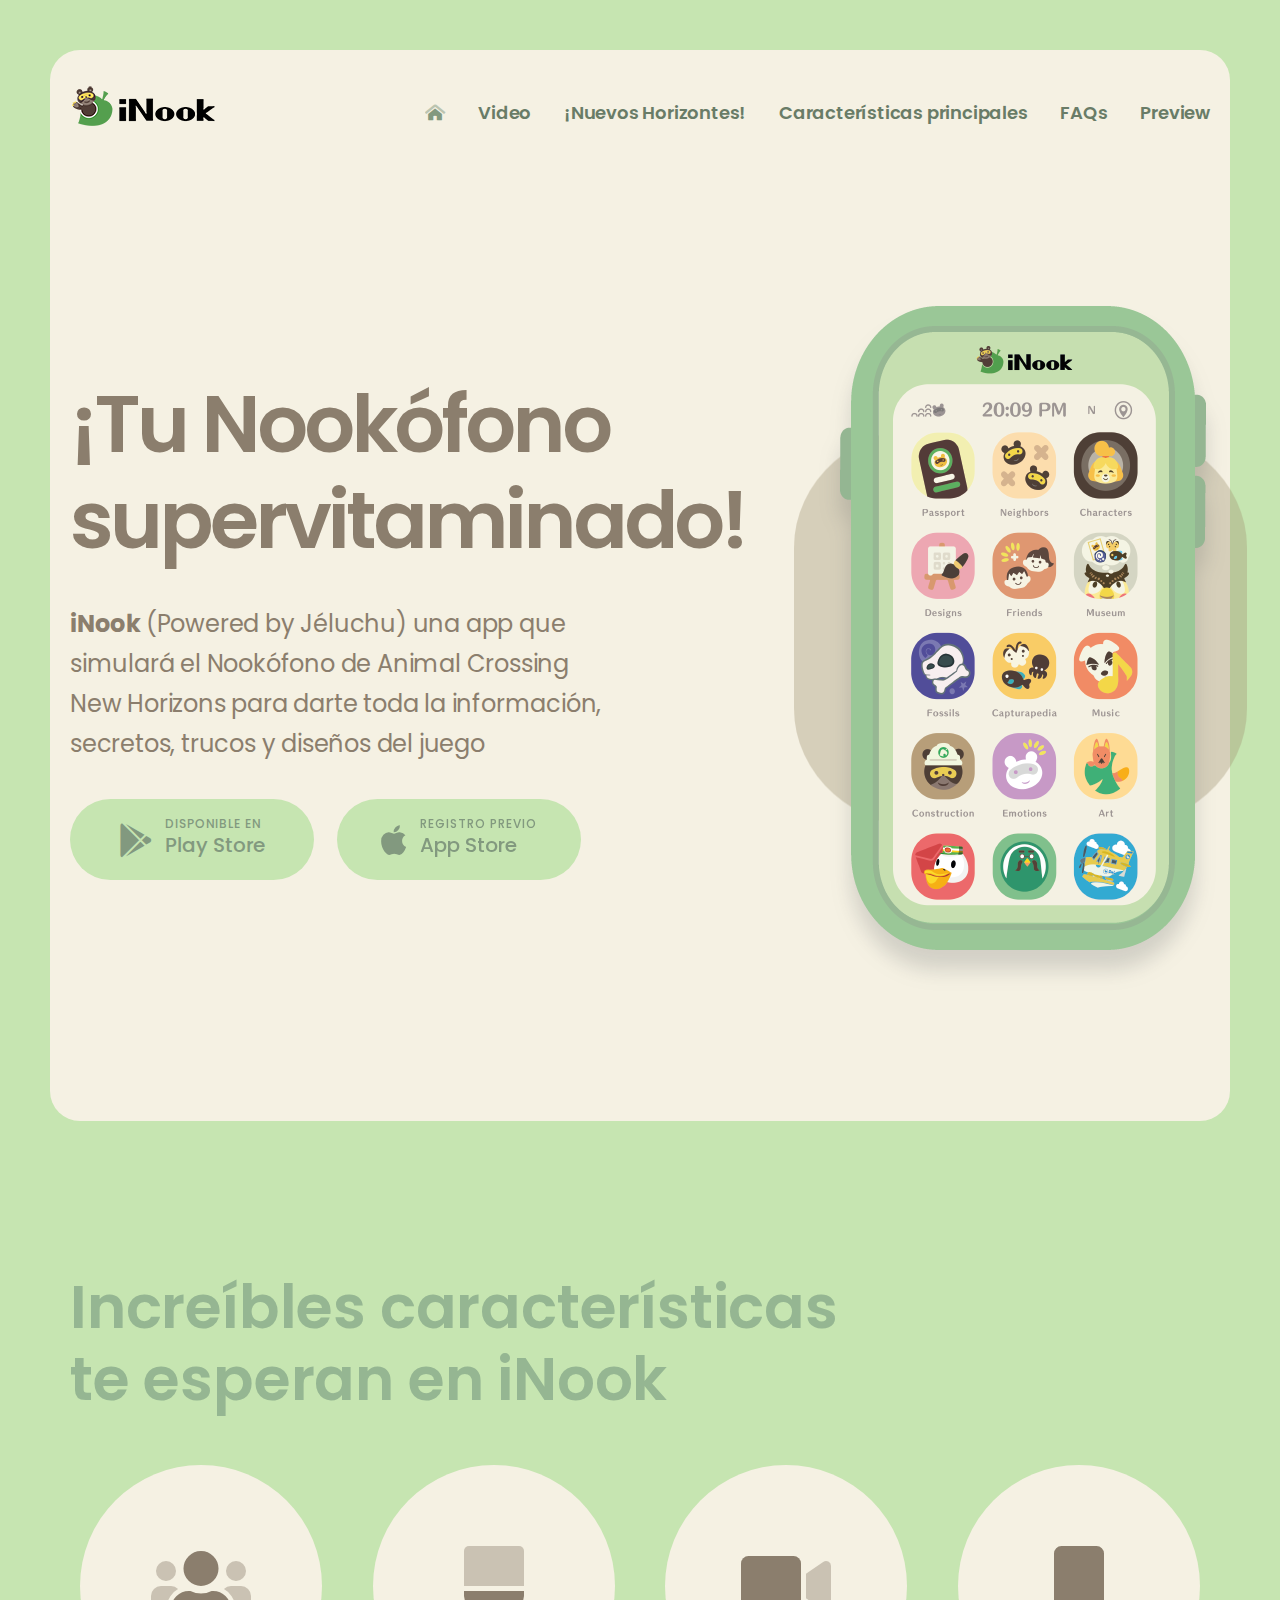
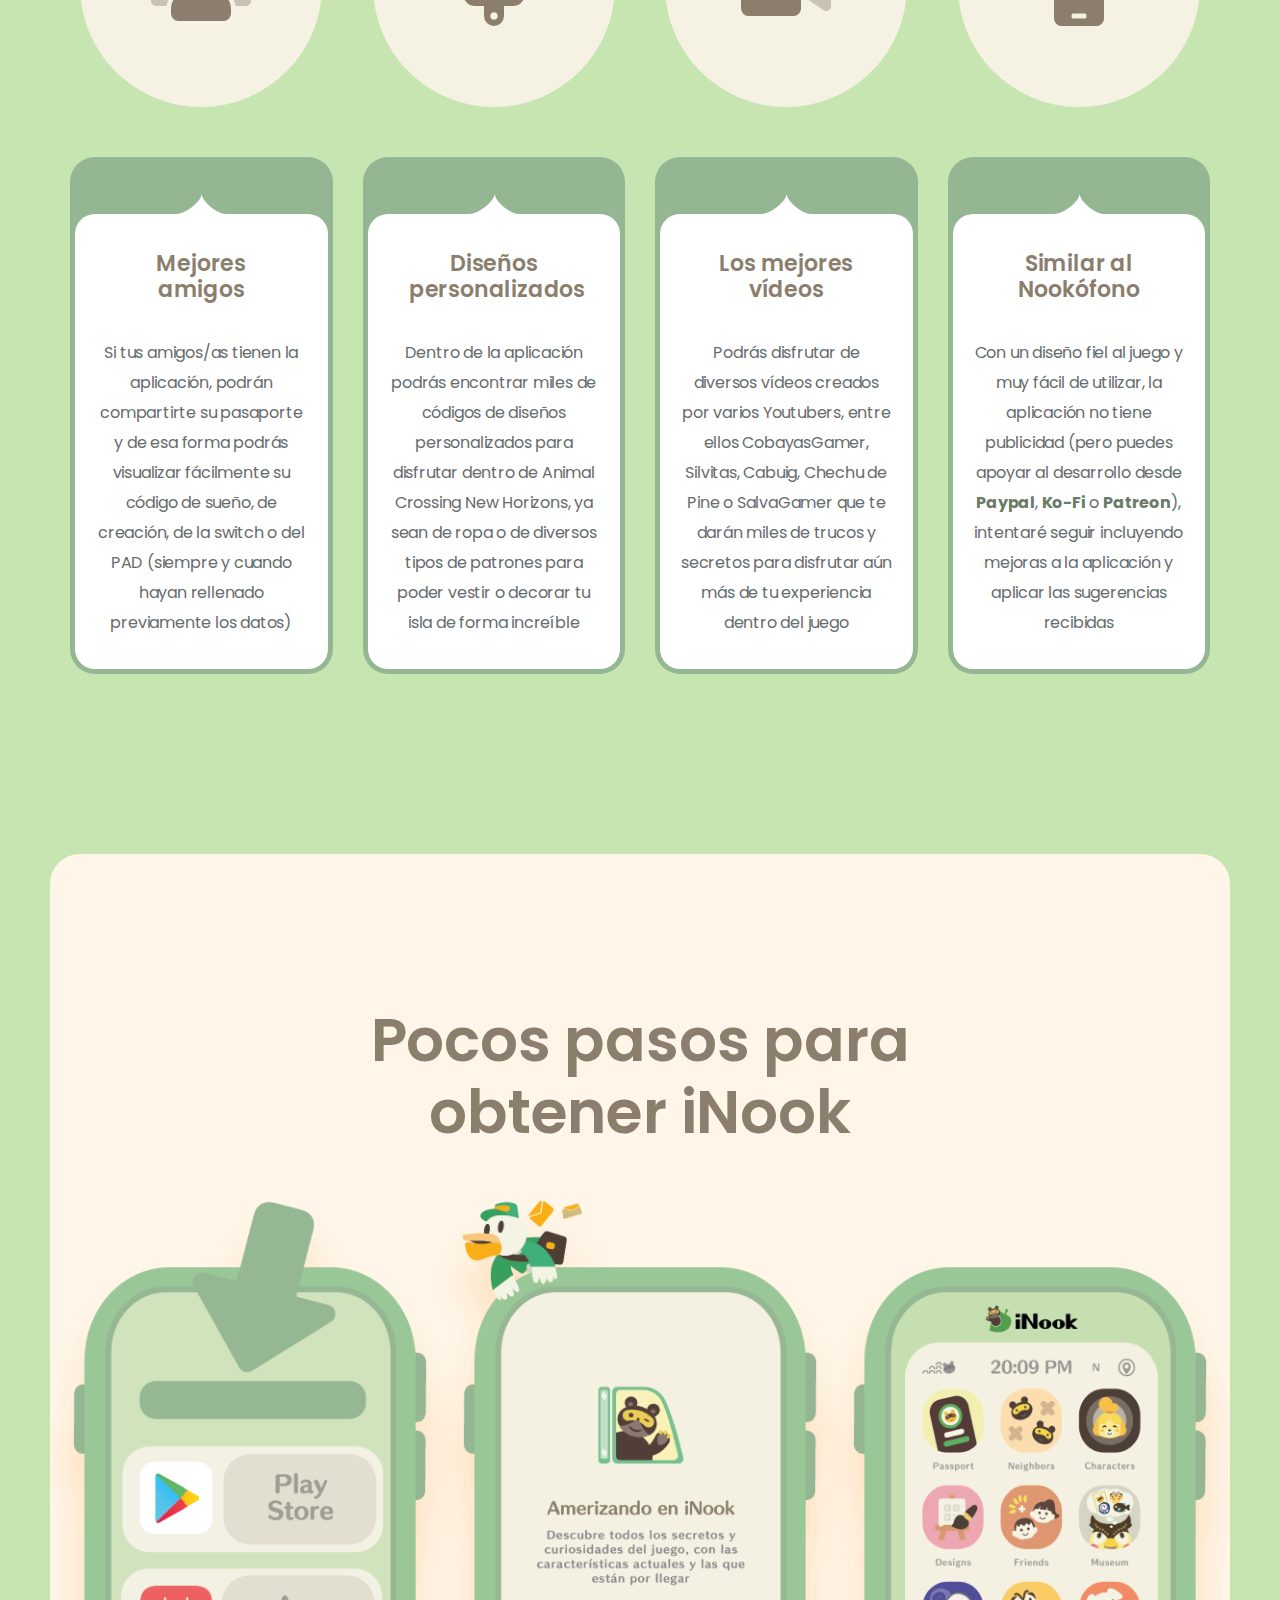
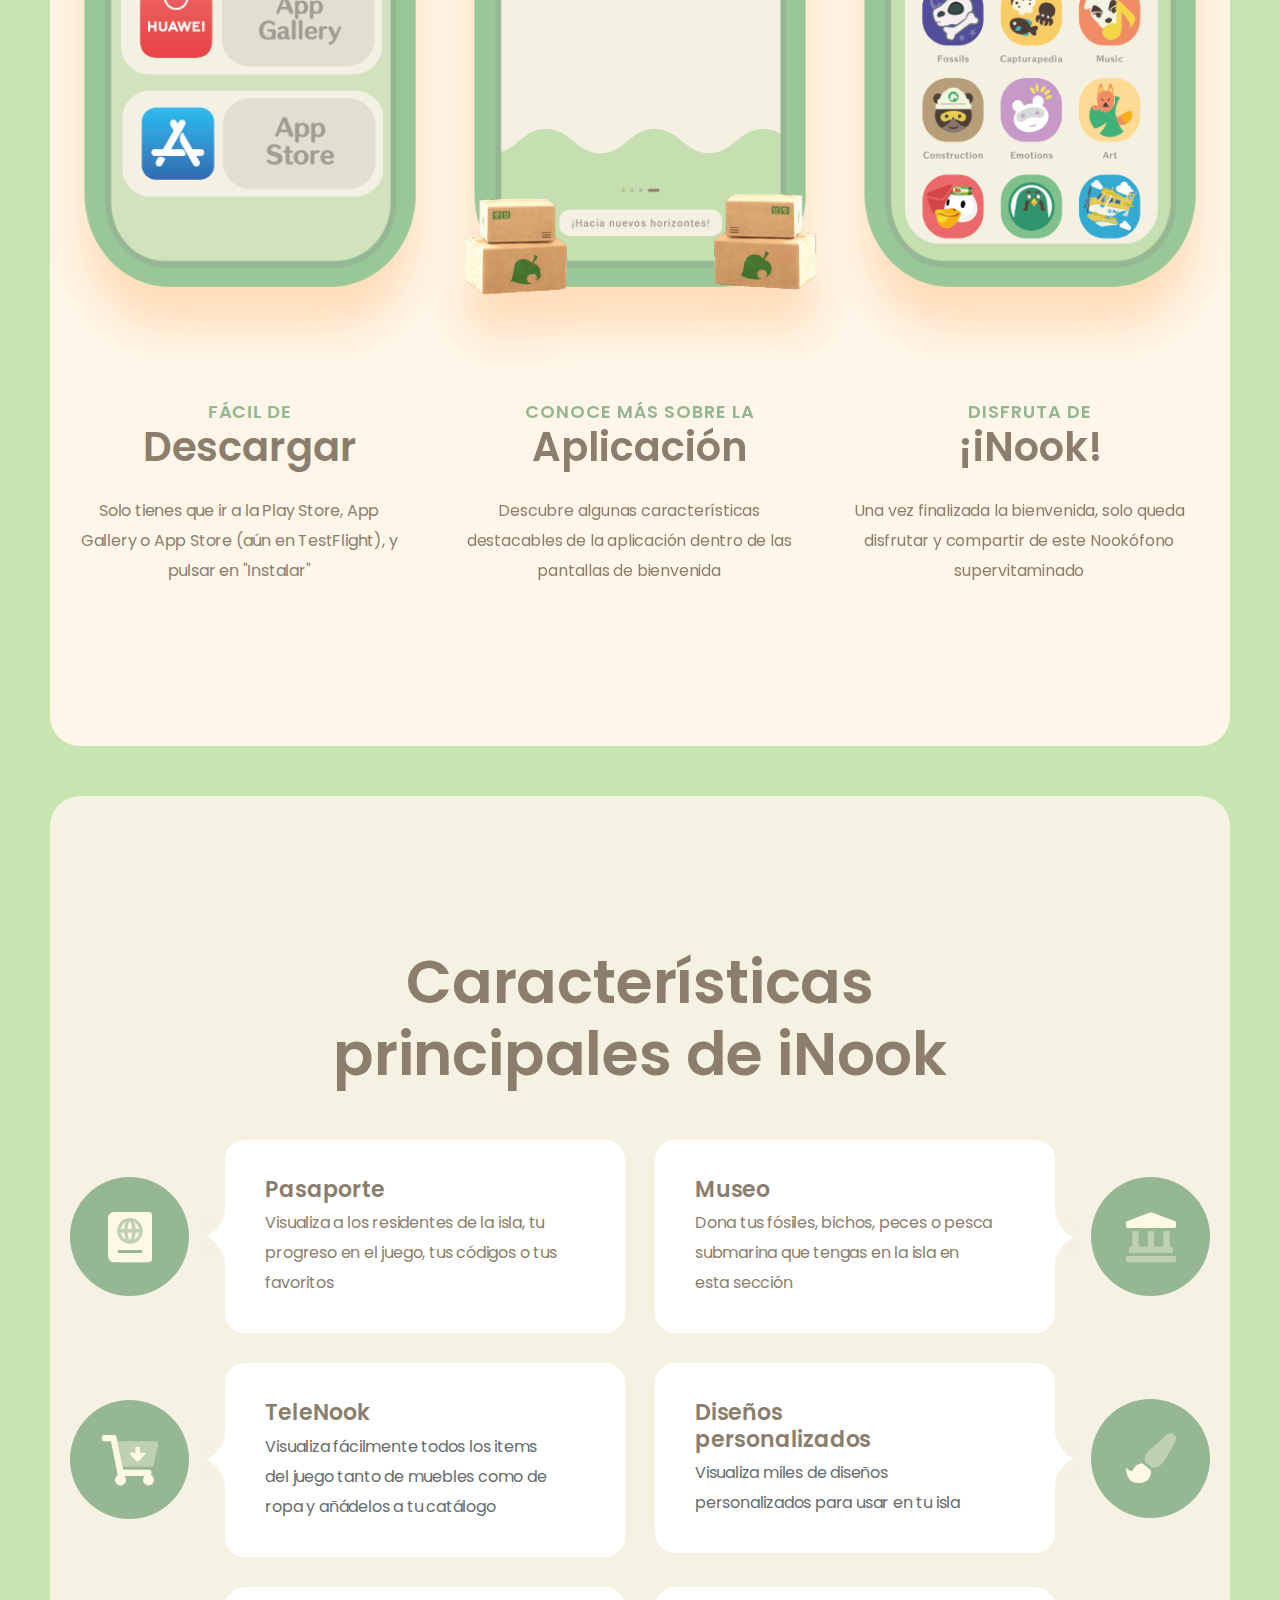
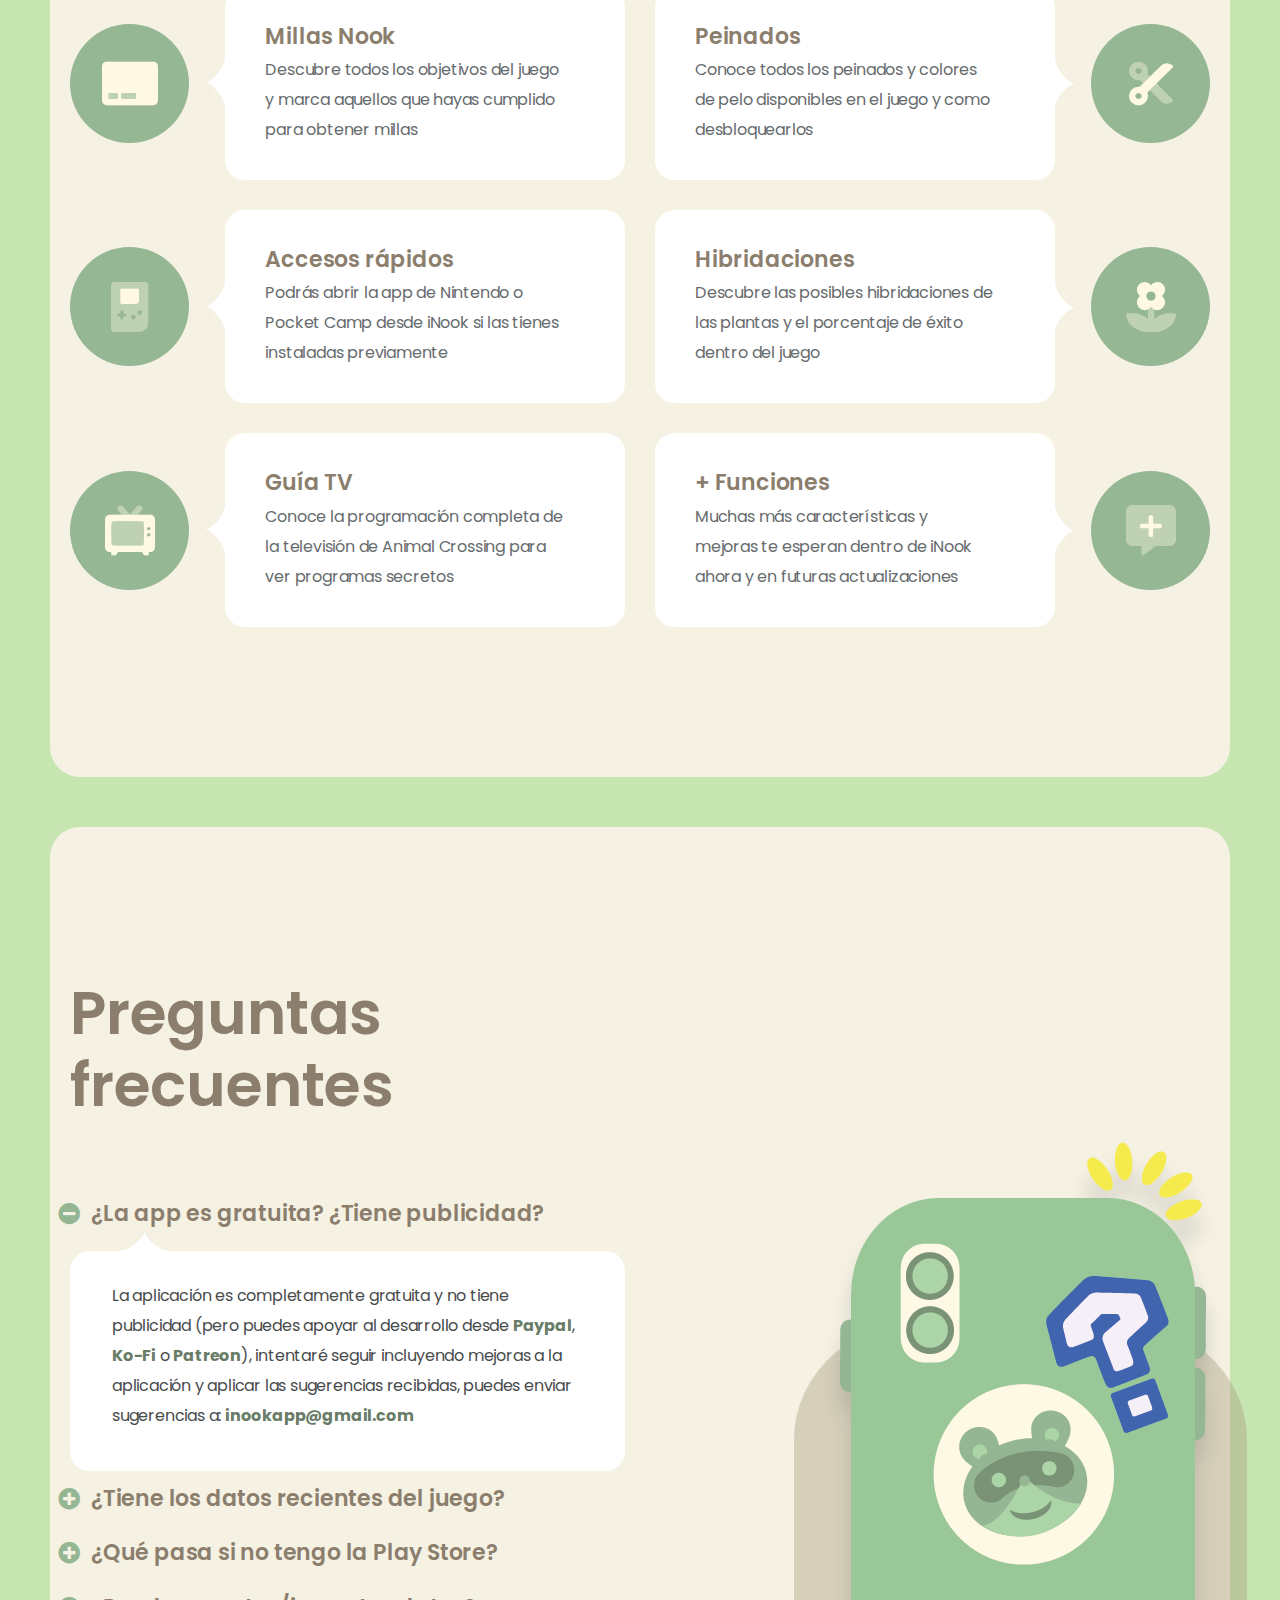
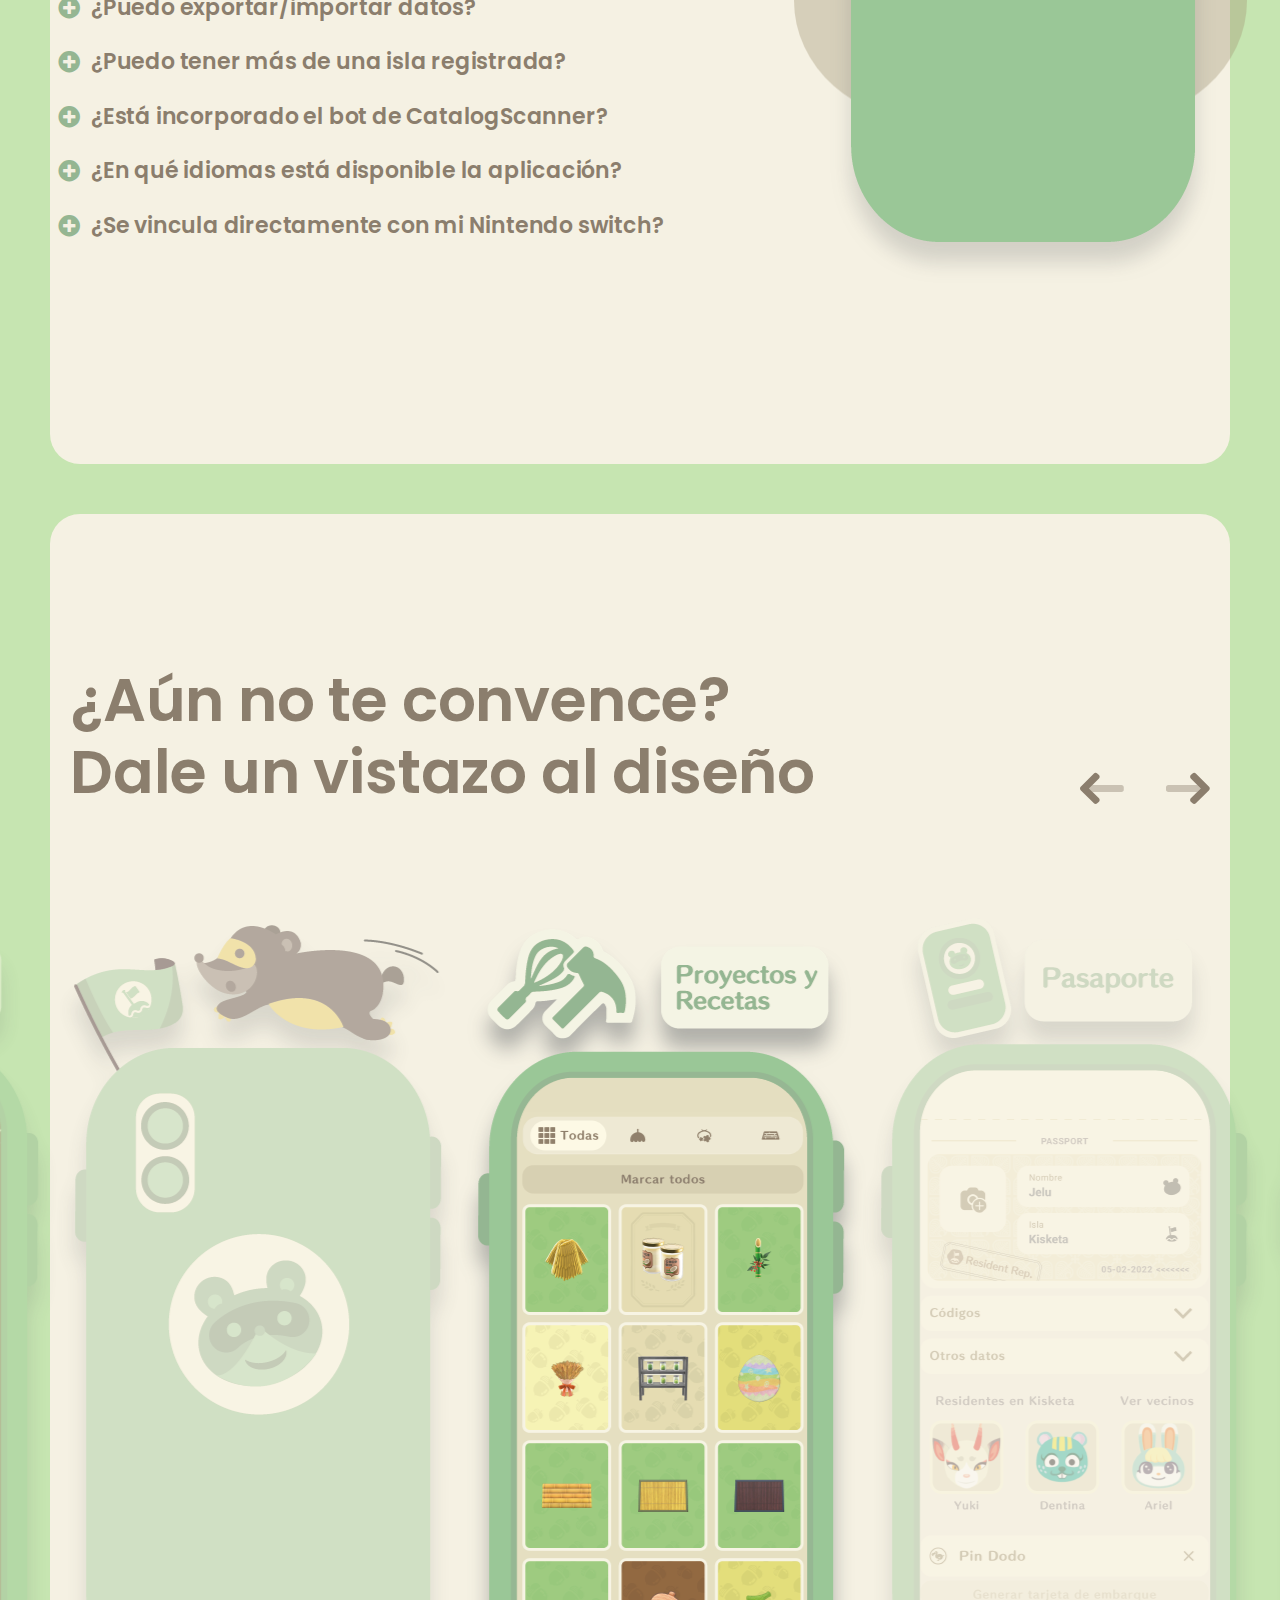
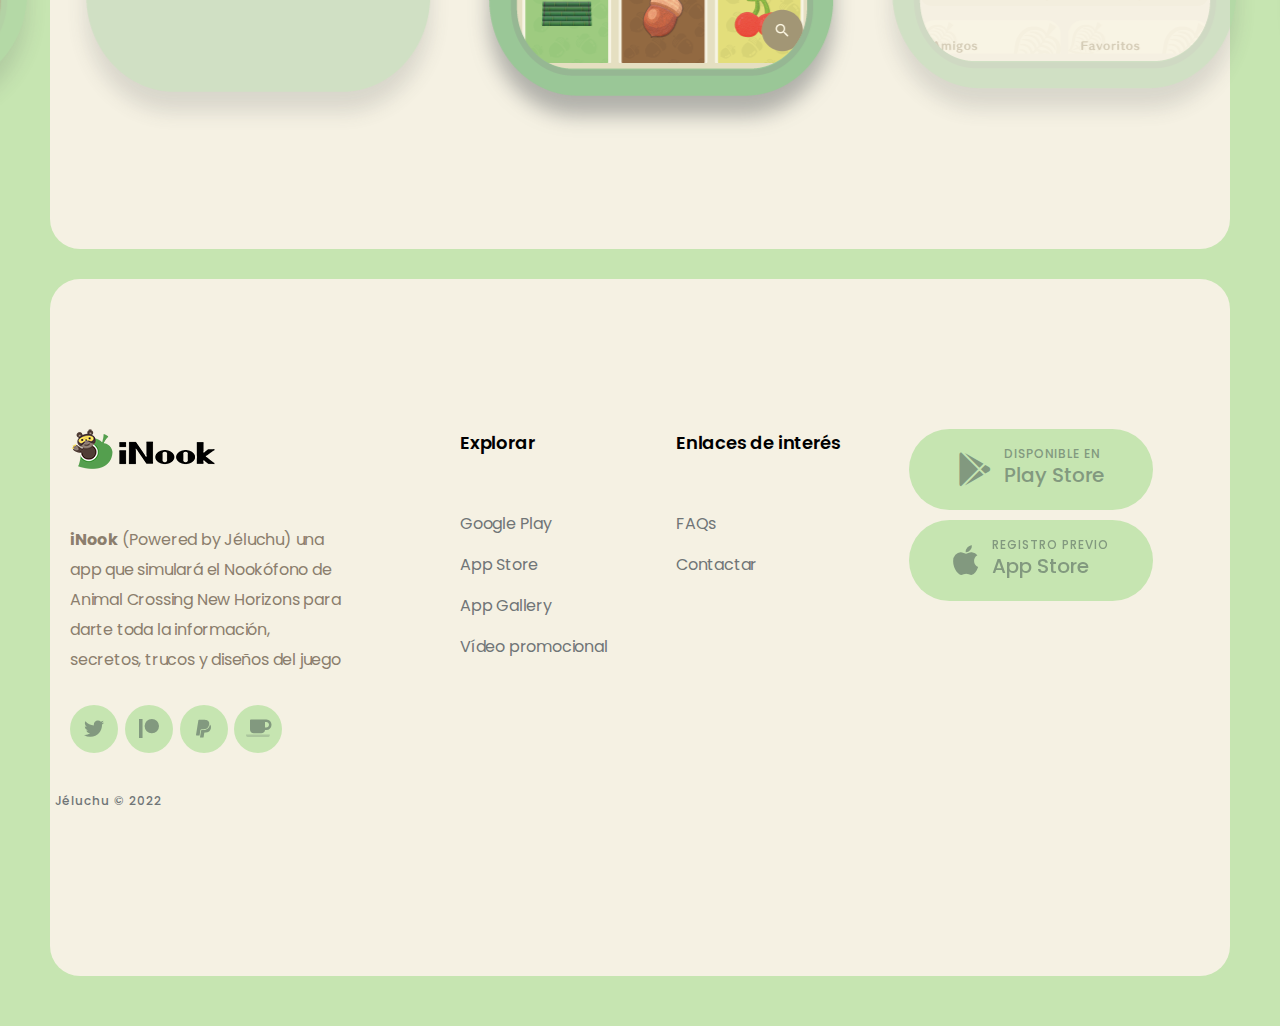
<file: index.html>
<!DOCTYPE html>
<html lang="es">

<head>
  <meta charset="utf-8">
  <meta name="viewport" content="width=device-width, initial-scale=1, shrink-to-fit=no">

  <title>iNook</title>
  <meta name="description" content="La página oficial de iNook para smartphones">
  <meta property="og:title" content="iNook App">
  <meta property="og:site_name" content="iNook">
  <meta property="og:description" content="La página oficial de iNook para smartphones">
  <meta
    property="og:image"
    content="https://yt3.ggpht.com/mv2FZdOpoBGYqJkVBbLrvwu9sJFnPkFR4SAz9XbXsadjETvOYI6qHCECmyem1wOKyeojQ2A3=s900-c-k-c0x00ffffff-no-rj"
  />
  <meta property="og:image:width" content="180" />
  <meta property="og:image:height" content="180" />
  <meta property="og:url" content="https://inook.xyz/" />
  <meta name="twitter:title" content="iNook App" />
  <meta name="twitter:description" content="La página oficial de iNook para smartphones" />
  <meta
    name="twitter:image"
    content="https://yt3.ggpht.com/mv2FZdOpoBGYqJkVBbLrvwu9sJFnPkFR4SAz9XbXsadjETvOYI6qHCECmyem1wOKyeojQ2A3=s900-c-k-c0x00ffffff-no-rj"
  />
  
  <meta name="application-name" content="iNook">
  <meta name="keywords" content="iNook, iNook App, iNook Android, iNook iOS, Animal Crossing, Animal Crossing New Horizons, Nookófono, NookPhone, Tom Nook, Canela, Isabelle"/>
  
  <meta name="author" content="Jéluchu" />
  <meta name="copyright" content="Jéluchu" />

  <link rel="apple-touch-icon" sizes="180x180" href="assets/favicon/apple-touch-icon.png">
  <link rel="icon" type="image/png" sizes="32x32" href="assets/favicon/favicon-32x32.png">
  <link rel="icon" type="image/png" sizes="16x16" href="assets/favicon/favicon-16x16.png">
  <link rel="manifest" href="assets/favicon/site.webmanifest">
  <link rel="mask-icon" href="assets/favicon/safari-pinned-tab.svg" color="#95b692">
  <meta name="msapplication-TileColor" content="#da532c">
  <meta name="theme-color" content="#C6E5B1">

  <!--stylesheet-->
  <link rel="stylesheet" href="assets/css/bootstrap.min.css">
  <link rel="stylesheet" href="assets/css/all.min.css">
  <link rel="stylesheet" href="assets/css/swiper-bundle.min.css">
  <link rel="stylesheet" href="assets/css/style.css">
</head>

<body style="background-color: #C6E5B1;">

  <!--header section start-->
  <header class="header header-1">
    <div class="container">
      <div class="header__wrapper">
        <div class="header__logo">
          <a href="index.html">
            <img src="assets/images/footer-logo.png" alt="logo">
          </a>
        </div>
        <div class="header__nav">
          <ul class="header__nav-primary">
            <li><a href="#download"><i class="fad fa-home-alt" id="menu-1" style="color: #82997F;"></i></a></li>
            <li><a href="https://youtu.be/iNCTB4JldbM" target="_blank">Video</a></li>
            <li><a href="#newHorizons">¡Nuevos Horizontes!</a></li>
            <li><a href="#feature">Características principales</a></li>
            <li><a href="#faq">FAQs</a></li>
            <li><a href="#preview">Preview</a></li>
          </ul>
          <span><i class="fas fa-times"></i></span>
        </div>
        <div class="header__bars">
          <div class="header__bars-bar header__bars-bar-1"></div>
          <div class="header__bars-bar header__bars-bar-2"></div>
          <div class="header__bars-bar header__bars-bar-3"></div>
        </div>
      </div>
    </div>
  </header>
  <!--header section end-->

  <!--hero section start-->
  <section class="hero" id="download">
    <div class="hero__wrapper">
      <div class="container">
        <div class="row align-items-lg-center">
          <div class="col-lg-6 order-2 order-lg-1">
            <h1 class="main-heading" style="color: #8B7E6D">¡Tu Nookófono supervitaminado!</h1>
            <p class="paragraph" style="color: #8B7E6D">
              <span>iNook</span> (Powered by Jéluchu) una app que simulará el Nookófono de
              Animal Crossing New Horizons para darte toda la información, secretos, trucos y diseños del juego
            </p>
            <div class="download-buttons">
              <a href="https://play.google.com/store/apps/details?id=com.jeluchu.inook" class="google-play" target="_blank">
                <i class="fab fa-google-play" style="color: #82997F;"></i>
                <div class="button-content">
                  <h6 style="color: #82997F;">DISPONIBLE EN<span style="color: #82997F;">Play Store</span></h6>
                </div>
              </a>
              <a href="https://apps.apple.com/au/app/id1610550043" class="apple-store" target="_blank">
                <i class="fab fa-apple" style="color: #82997F;"></i>
                <div class="button-content">
                  <h6 style="color: #82997F;">REGISTRO PREVIO<span style="color: #82997F;">App Store</span></h6>
                </div>
              </a>
            </div>
          </div>
          <div class="col-lg-6 order-1 order-lg-2">
            <div class="questions-img hero-img">
              <img src="assets/images/phone-01.png" alt="image">
            </div>
          </div>
        </div>
      </div>
    </div>
  </section>
  <!--hero section end-->

  <!--feature section start-->
  <section class="feature" id="intro">
    <div class="container">
      <h2 class="section-heading color-black" style="color: #95B692;">Increíbles características te esperan en iNook</h2>
      <div class="row">
        <div class="col-lg-3 col-md-6">
          <div class="feature__box feature__box--1">
            <div class="icon icon-5">
              <i class="fad fa-users" style="color: #8B7E6D"></i>
            </div>
            <div class="feature__box__wrapper">
              <div class="feature__box--content feature__box--content-1">
                <h3>Mejores amigos</h3>
                <p class="paragraph dark">
                  Si tus amigos/as tienen la aplicación, podrán compartirte su pasaporte y de esa forma podrás
                  visualizar fácilmente su código de sueño, de creación, de la switch o del PAD (siempre y cuando
                  hayan rellenado previamente los datos)
                </p>
              </div>
            </div>
          </div>
        </div>
        <div class="col-lg-3 col-md-6">
          <div class="feature__box feature__box--1">
            <div class="icon icon-5">
              <i class="fad fa-brush" style="color: #8B7E6D"></i>
            </div>
            <div class="feature__box__wrapper">
              <div class="feature__box--content feature__box--content-1">
                <h3>Diseños personalizados</h3>
                <p class="paragraph dark">
                  Dentro de la aplicación podrás encontrar miles de códigos de diseños personalizados para disfrutar 
                  dentro de Animal Crossing New Horizons, ya sean de ropa o de diversos tipos de patrones para poder
                  vestir o decorar tu isla de forma increíble
                </p>
              </div>
            </div>
          </div>
        </div>
        <div class="col-lg-3 col-md-6">
          <div class="feature__box feature__box--1">
            <div class="icon icon-5">
              <i class="fad fa-video" style="color: #8B7E6D"></i>
            </div>
            <div class="feature__box__wrapper">
              <div class="feature__box--content feature__box--content-1">
                <h3>Los mejores vídeos</h3>
                <p class="paragraph dark">
                  Podrás disfrutar de diversos vídeos creados por varios Youtubers, entre ellos CobayasGamer, Silvitas,
                  Cabuig, Chechu de Pine o SalvaGamer que te darán miles de trucos y secretos para disfrutar
                  aún más de tu experiencia dentro del juego
                </p>
              </div>
            </div>
          </div>
        </div>
        <div class="col-lg-3 col-md-6">
          <div class="feature__box feature__box--1">
            <div class="icon icon-5">
              <i class="fas fa-mobile-android" style="color: #8B7E6D"></i>
            </div>
            <div class="feature__box__wrapper">
              <div class="feature__box--content feature__box--content-1">
                <h3>Similar al Nookófono</h3>
                <p class="paragraph dark">
                  Con un diseño fiel al juego y muy fácil de utilizar, la aplicación no tiene publicidad (pero puedes
                  apoyar al desarrollo desde <a href="https://www.paypal.com/paypalme/jeluchu" target="_blank"><b>Paypal</b></a>, <a href="https://ko-fi.com/jeluchu" target="_blank"><b>Ko-Fi</b></a> o <a href="https://www.patreon.com/jeluchu" target="_blank"><b>Patreon</b></a>),
                  intentaré seguir incluyendo mejoras a la aplicación y aplicar las sugerencias recibidas
                </p>
              </div>
            </div>
          </div>
        </div>
      </div>
    </div>
  </section>
  <!--feature section end-->

  <!--step section start-->
  <section class="step" id="newHorizons">
    <div class="step__wrapper">
      <div class="container">
        <h2 class="section-heading text-color">Pocos pasos para obtener iNook</h2>
        <div class="row">
          <div class="col-lg-4">
            <div class="step__box">
              <div class="image">
                <img src="assets/images/phone-06.png" alt="image">
              </div>
              <div class="content">
                <h3>FÁCIL DE<span>Descargar</span></h3>
                <p class="paragraph text-color">
                  Solo tienes que ir a la Play Store, App Gallery o App Store (aún en TestFlight),
                  y pulsar en "Instalar"
                </p>
              </div>
            </div>
          </div>
          <div class="col-lg-4">
            <div class="step__box">
              <div class="image">
                <img src="assets/images/phone-07.png" alt="image">
              </div>
              <div class="content">
                <h3>CONOCE MÁS SOBRE LA<span>Aplicación</span></h3>
                <p class="paragraph text-color">
                  Descubre algunas características destacables de la aplicación dentro de las 
                  pantallas de bienvenida
                </p>
              </div>
            </div>
          </div>
          <div class="col-lg-4">
            <div class="step__box">
              <div class="image">
                <img src="assets/images/phone-01.png" alt="image">
              </div>
              <div class="content">
                <h3>DISFRUTA DE<span>¡iNook!</span></h3>
                <p class="paragraph text-color">
                  Una vez finalizada la bienvenida, solo queda disfrutar y compartir de este
                  Nookófono supervitaminado
                </p>
              </div>
            </div>
          </div>
        </div>
      </div>
    </div>
  </section>
  <!--step section end-->

  <!--growth section start-->
  <section class="growth" id="feature">
    <div class="growth__wrapper">
      <div class="container">
        <h2 class="section-heading text-color">Características principales de iNook</h2>
        <div class="row">
          <div class="col-lg-6">
            <div class="growth__box">
              <div class="icon">
                <i class="fad fa-passport"></i>
              </div>
              <div class="content">
                <h3>Pasaporte</h3>
                <p class="paragraph textbrown">Visualiza a los residentes de la isla, tu progreso en el juego, tus códigos o tus favoritos</p>
              </div>
            </div>
          </div>
          <div class="col-lg-6">
            <div class="growth__box">
              <div class="icon">
                <i class="fad fa-landmark"></i>
              </div>
              <div class="content">
                <h3>Museo</h3>
                <p class="paragraph textbrown">Dona tus fósiles, bichos, peces o pesca submarina que tengas en la isla en esta sección </p>
              </div>
            </div>
          </div>
          <div class="col-lg-6">
            <div class="growth__box">
              <div class="icon">
                <i class="fad fa-cart-arrow-down"></i>
              </div>
              <div class="content">
                <h3>TeleNook</h3>
                <p class="paragraph dark">Visualiza fácilmente todos los items del juego tanto de muebles como de ropa y añádelos a tu catálogo</p>
              </div>
            </div>
          </div>
          <div class="col-lg-6">
            <div class="growth__box">
              <div class="icon">
                <i class="fad fa-paint-brush"></i>
              </div>
              <div class="content">
                <h3>Diseños personalizados</h3>
                <p class="paragraph dark">Visualiza miles de diseños personalizados para usar en tu isla</p>
              </div>
            </div>
          </div>
          <div class="col-lg-6">
            <div class="growth__box">
              <div class="icon">
                <i class="fad fa-credit-card-blank"></i>
              </div>
              <div class="content">
                <h3>Millas Nook</h3>
                <p class="paragraph dark">Descubre todos los objetivos del juego y marca aquellos que hayas cumplido para obtener millas</p>
              </div>
            </div>
          </div>
          <div class="col-lg-6">
            <div class="growth__box">
              <div class="icon">
                <i class="fad fa-cut"></i>
              </div>
              <div class="content">
                <h3>Peinados</h3>
                <p class="paragraph dark">Conoce todos los peinados y colores de pelo disponibles en el juego y como desbloquearlos</p>
              </div>
            </div>
          </div>
          <div class="col-lg-6">
            <div class="growth__box">
              <div class="icon">
                <i class="fad fa-game-console-handheld"></i>
              </div>
              <div class="content">
                <h3>Accesos rápidos</h3>
                <p class="paragraph dark">Podrás abrir la app de Nintendo o Pocket Camp desde iNook si las tienes instaladas previamente</p>
              </div>
            </div>
          </div>
          <div class="col-lg-6">
            <div class="growth__box">
              <div class="icon">
                <i class="fad fa-flower-daffodil"></i>
              </div>
              <div class="content">
                <h3>Hibridaciones</h3>
                <p class="paragraph dark">Descubre las posibles hibridaciones de las plantas y el porcentaje de éxito dentro del juego</p>
              </div>
            </div>
          </div>
          <div class="col-lg-6">
            <div class="growth__box">
              <div class="icon">
                <i class="fad fa-tv-retro"></i>
              </div>
              <div class="content">
                <h3>Guía TV</h3>
                <p class="paragraph dark">Conoce la programación completa de la televisión de Animal Crossing para ver programas secretos</p>
              </div>
            </div>
          </div>
          <div class="col-lg-6">
            <div class="growth__box">
              <div class="icon">
                <i class="fad fa-comment-alt-plus"></i>
              </div>
              <div class="content">
                <h3>+ Funciones</h3>
                <p class="paragraph dark">Muchas más características y mejoras te esperan dentro de iNook ahora y en futuras actualizaciones</p>
              </div>
            </div>
          </div>
        </div>
      </div>
    </div>
  </section>
  <!--growth section end-->

  <!--questions section start-->
  <section class="questions" id="faq">
    <div class="questions__wrapper">
      <div class="container">
        <h2 class="section-heading text-color">Preguntas frecuentes</h2>
        <div class="row align-items-lg-center">
          <div class="col-lg-6 order-2 order-lg-1">
            <div id="accordion">
              <div class="card" id="card-1">
                <div class="card-header" id="heading-1">
                  <h5 class="mb-0">
                    <button class="btn btn-link" data-toggle="collapse" data-target="#collapse-1" aria-expanded="true"
                      aria-controls="collapse-1">
                      ¿La app es gratuita? ¿Tiene publicidad?
                    </button>
                  </h5>
                </div>
                <div id="collapse-1" class="collapse show" aria-labelledby="heading-1" data-parent="#accordion">
                  <div class="card-body">
                    <p class="paragraph">
                      La aplicación es completamente gratuita y no tiene publicidad (pero puedes apoyar al desarrollo desde <a href="https://www.paypal.com/paypalme/jeluchu" target="_blank"><b>Paypal</b></a>, <a href="https://ko-fi.com/jeluchu" target="_blank"><b>Ko-Fi</b></a> o <a href="https://www.patreon.com/jeluchu" target="_blank"><b>Patreon</b></a>),
                      intentaré seguir incluyendo mejoras a la aplicación y aplicar las sugerencias recibidas, puedes enviar sugerencias a: <a href="mailto:inookapp@gmail.com" target="_blank"><b>inookapp@gmail.com</b></a>
                    </p>
                  </div>
                </div>
              </div>
              <div class="card" id="card-2">
                <div class="card-header" id="heading-2">
                  <h5 class="mb-0 hidden">
                    <button class="btn btn-link collapsed" data-toggle="collapse" data-target="#collapse-2"
                      aria-expanded="false" aria-controls="collapse-2">
                      ¿Tiene los datos recientes del juego?
                    </button>
                  </h5>
                </div>
                <div id="collapse-2" class="collapse" aria-labelledby="heading-2" data-parent="#accordion">
                  <div class="card-body">
                    <p class="paragraph">
                      ¡Claro! Actualmente <b>los datos están actualizados, y en caso de incluirse nuevos objetos se incluyen de forma remota</b>,
                      lo que significa que no tendrás que actualizar la app para obtener los nuevos datos, las actualizaciones de la app 
                      incluirán mejoras, novedades o correcciones
                    </p>
                  </div>
                </div>
              </div>
              <div class="card" id="card-3">
                <div class="card-header" id="heading-3">
                  <h5 class="mb-0 hidden">
                    <button class="btn btn-link collapsed" data-toggle="collapse" data-target="#collapse-3"
                      aria-expanded="false" aria-controls="collapse-3">
                      ¿Qué pasa si no tengo la Play Store?
                    </button>
                  </h5>
                </div>
                <div id="collapse-3" class="collapse" aria-labelledby="heading-3" data-parent="#accordion">
                  <div class="card-body">
                    <p class="paragraph">
                      No te preocupes, <b>si tienes Android pero no la Play Store, te damos otra alternativa, la App Gallery</b>, en caso de que
                      dispongas de un teléfono de la marca Huawei puedes descargarla desde la propia tienda de aplicaciones de Huawei buscándola
                      como "iNook" o directamente pulsando en: <a href="https://appgallery.huawei.com/app/C105452903">App Gallery</a>
                    </p>
                  </div>
                </div>
              </div>
              <div class="card" id="card-4">
                <div class="card-header" id="heading-4">
                  <h5 class="mb-0 hidden">
                    <button class="btn btn-link collapsed" data-toggle="collapse" data-target="#collapse-4"
                      aria-expanded="false" aria-controls="collapse-4">
                      ¿Puedo exportar/importar datos?
                    </button>
                  </h5>
                </div>
                <div id="collapse-4" class="collapse" aria-labelledby="heading-4" data-parent="#accordion">
                  <div class="card-body">
                    <p class="paragraph">
                      iNook dispone de un <b>sistema de "Copia de seguridad" de forma local</b>, ya que mantener un sistema en la nube tendría
                      un coste mensual que a día de hoy no se podría costear (ya que la app no tiene publicidad, pero en caso de un futuro si hay
                      donaciones no se descarta el poder llegar a incluirlo). Esta copia te genera un archivo que podrás posteriormente importar dentro
                      de la app, ya sea porque te cambias de teléfono, o porque te vas a reinstalar la aplicación más adelante
                    </p>
                  </div>
                </div>
              </div>
              <div class="card" id="card-5">
                <div class="card-header" id="heading-5">
                  <h5 class="mb-0 hidden">
                    <button class="btn btn-link collapsed" data-toggle="collapse" data-target="#collapse-5"
                      aria-expanded="false" aria-controls="collapse-5">
                      ¿Puedo tener más de una isla registrada?
                    </button>
                  </h5>
                </div>
                <div id="collapse-5" class="collapse" aria-labelledby="heading-5" data-parent="#accordion">
                  <div class="card-body">
                    <p class="paragraph">
                      Lamentablemente no, <b>actualmente la app solo permite tener 1 isla y el registro de un único insulano/a dentro de la aplicación</b>
                      (esto es por dispositivo, por lo que si la otra persona se descarga la app en su teléfono no tendrá problemas para llevar su progreso
                      dentro de iNook)
                    </p>
                  </div>
                </div>
              </div>
              <div class="card" id="card-6">
                <div class="card-header" id="heading-6">
                  <h5 class="mb-0 hidden">
                    <button class="btn btn-link collapsed" data-toggle="collapse" data-target="#collapse-6"
                      aria-expanded="false" aria-controls="collapse-6">
                      ¿Está incorporado el bot de CatalogScanner?
                    </button>
                  </h5>
                </div>
                <div id="collapse-6" class="collapse" aria-labelledby="heading-6" data-parent="#accordion">
                  <div class="card-body">
                    <p class="paragraph">
                      <b>Por supuesto, desde el lanzamiento se ha querido facilitar el registro del catálogo, es por eso que desde la versión 1.1.0 (en Android)</b>
                      la característica de escanear el catálogo con el bot de Twitter CatalogScanner está disponible para su uso, y desde la propia
                      aplicación te vendrán las instrucciones para usarlo de forma fácil. Para más información: 
                      <a href="https://nook.lol/">visitar sitio web de CatalogScanner</a>
                    </p>
                  </div>
                </div>
              </div>
              <div class="card" id="card-7">
                <div class="card-header" id="heading-7">
                  <h5 class="mb-0 hidden">
                    <button class="btn btn-link collapsed" data-toggle="collapse" data-target="#collapse-7"
                      aria-expanded="false" aria-controls="collapse-7">
                      ¿En qué idiomas está disponible la aplicación?
                    </button>
                  </h5>
                </div>
                <div id="collapse-7" class="collapse" aria-labelledby="heading-7" data-parent="#accordion">
                  <div class="card-body">
                    <p class="paragraph">
                      Actualmente con <b>traducción al 100% están el español y el inglés</b>, luego también están <b>disponibles otros idiomas de forma parcial como puede ser
                      el Catalán, el Italiano, el Francés y el Coreano</b>, en caso de querer la aplicación en tu idioma puedes ayudar con la traducción de los textos 
                      de la aplicación desde <a href="https://crowdin.com/project/inook-app">Crowdin iNook Project</a> para traducir la app a tu idioma, en caso de
                      que los datos del juego (Animal Crossing New Horizons) no estén disponibles en tu idioma estarán por defecto en inglés
                    </p>
                  </div>
                </div>
              </div>
              <div class="card" id="card-8">
                <div class="card-header" id="heading-8">
                  <h5 class="mb-0 hidden">
                    <button class="btn btn-link collapsed" data-toggle="collapse" data-target="#collapse-8"
                      aria-expanded="false" aria-controls="collapse-8">
                      ¿Se vincula directamente con mi Nintendo switch?
                    </button>
                  </h5>
                </div>
                <div id="collapse-8" class="collapse" aria-labelledby="heading-8" data-parent="#accordion">
                  <div class="card-body">
                    <p class="paragraph">
                      <b>Lamentablemente no, las aplicaciones de terceros como esta no pueden acceder directamente a los datos de juego que tengas en Nintendo Switch</b>, 
                      unicamente las aplicaciones oficiales de Nintendo podrán acceder o vincularse con tu cuenta de Nintendo Switch y mostrar los datos de juego que tengas
                    </p>
                  </div>
                </div>
              </div>
            </div>
          </div>
          <div class="col-lg-6 order-1 order-lg-2">
            <div class="questions-img">
              <img src="assets/images/phone-08.png" alt="image">
            </div>
          </div>
        </div>
      </div>
    </div>
  </section>
  <!--questions section end-->

  <!--screenshot section start-->
  <section class="screenshot" id="preview">
    <div class="screenshot__wrapper">
      <div class="container">
        <div class="screenshot__info">
          <h2 class="section-heading text-color">¿Aún no te convence?<br>Dale un vistazo al diseño</h2>
          <div class="screenshot-nav">
            <div class="screenshot-nav-prev"><i class="fad fa-long-arrow-left"></i></div>
            <div class="screenshot-nav-next"><i class="fad fa-long-arrow-right"></i></div>
          </div>
        </div>
      </div>
      <div class="swiper-container screenshot-slider">
        <div class="swiper-wrapper">
          <div class="swiper-slide screenshot-slide">
            <img src="assets/images/phone-02.png" alt="image">
          </div>
          <div class="swiper-slide screenshot-slide">
            <img src="assets/images/phone-03.png" alt="image">
          </div>
          <div class="swiper-slide screenshot-slide">
            <img src="assets/images/phone-04.png" alt="image">
          </div>
          <div class="swiper-slide screenshot-slide">
            <img src="assets/images/phone-05.png" alt="image">
          </div>
          <div class="swiper-slide screenshot-slide">
            <img src="assets/images/phone-09.png" alt="image">
          </div>
          <div class="swiper-slide screenshot-slide">
            <img src="assets/images/phone-10.png" alt="image">
          </div>
        </div>
      </div>
    </div>
  </section>
  <!--screenshot section end-->

  <!--footer start-->
  <footer class="footer">
    <div class="footer__wrapper">
      <div class="container">
        <div class="row">
          <div class="col-lg-4">
            <div class="footer__info">
              <div class="footer__info--logo">
                <img src="assets/images/footer-logo.png" alt="image">
              </div>
              <div class="footer__info--content">
                <p class="paragraph" style="color: #8B7E6D">
                  <b>iNook</b> (Powered by Jéluchu) una app que simulará el Nookófono de
                  Animal Crossing New Horizons para darte toda la información, secretos, trucos y diseños del juego
                </p>
                <div class="social">
                  <ul>
                    <li class="general"><a href="https://twitter.com/jeluchu"><i class="fab fa-twitter" style="color: #82997F;"></i></a></li>
                    <li class="general"><a href="https://www.patreon.com/jeluchu"><i class="fab fa-patreon" style="color: #82997F;"></i></a></li>
                    <li class="general"><a href="https://www.paypal.com/paypalme/jeluchu"><i class="fab fa-paypal" style="color: #82997F;"></i></a></li>
                    <li class="general"><a href="https://ko-fi.com/jeluchu"><i class="fad fa-coffee" style="color: #82997F;"></i></a></li>
                  </ul>
                </div>
              </div>
            </div>
          </div>
          <div class="col-lg-8">
            <div class="footer__content-wrapper">
              <div class="footer__list">
                <ul>
                  <li>Explorar</li>
                  <li><a href="https://play.google.com/store/apps/details?id=com.jeluchu.inook">Google Play</a></li>
                  <li><a href="https://twitter.com/jeluchu">App Store</a></li>
                  <li><a href="https://appgallery.huawei.com/app/C105452903" target="_blank">App Gallery</a></li>
                  <li><a href="https://youtu.be/iNCTB4JldbM" target="_blank">Vídeo promocional</a></li>
                </ul>
              </div>
              <div class="footer__list">
                <ul>
                  <li>Enlaces de interés</li>
                  <li><a href="#faq">FAQs</a></li>
                  <li><a href="mailto:inookapp@gmail.com">Contactar</a></li>
                </ul>
              </div>
              <div class="download-buttons">
                <a href="https://play.google.com/store/apps/details?id=com.jeluchu.inook" class="google-play" target="_blank">
                  <i class="fab fa-google-play" style="color: #82997F;"></i>
                  <div class="button-content">
                    <h6 style="color: #82997F;">DISPONIBLE EN<span style="color: #82997F;">Play Store</span></h6>
                  </div>
                </a>
                <a href="https://apps.apple.com/au/app/id1610550043" class="apple-store" target="_blank">
                  <i class="fab fa-apple" style="color: #82997F;"></i>
                  <div class="button-content">
                    <h6 style="color: #82997F;">REGISTRO PREVIO<span style="color: #82997F;">App Store</span></h6>
                  </div>
                </a>
              </div>
            </div>
          </div>
        </div>
        <div class="row">
          <div class="footer__copy">
            <h6>Jéluchu &copy; 2022</h6>
          </div>
        </div>
      </div>
    </div>
  </footer>
  <!--footer end-->

  <script src="assets/js/jquery-3.4.1.min.js"></script>
  <script src="assets/js/popper-1.16.0.min.js"></script>
  <script src="assets/js/bootstrap.min.js"></script>
  <script>
    $(window).on('load', function () {
      $("body").addClass("loaded");
    });
  </script>
  <script src="assets/js/swiper-bundle.min.js"></script>
  <script src="assets/js/ytdefer.min.js"></script>
  <script src="assets/js/script.js"></script>
</body>

</html>
</file>
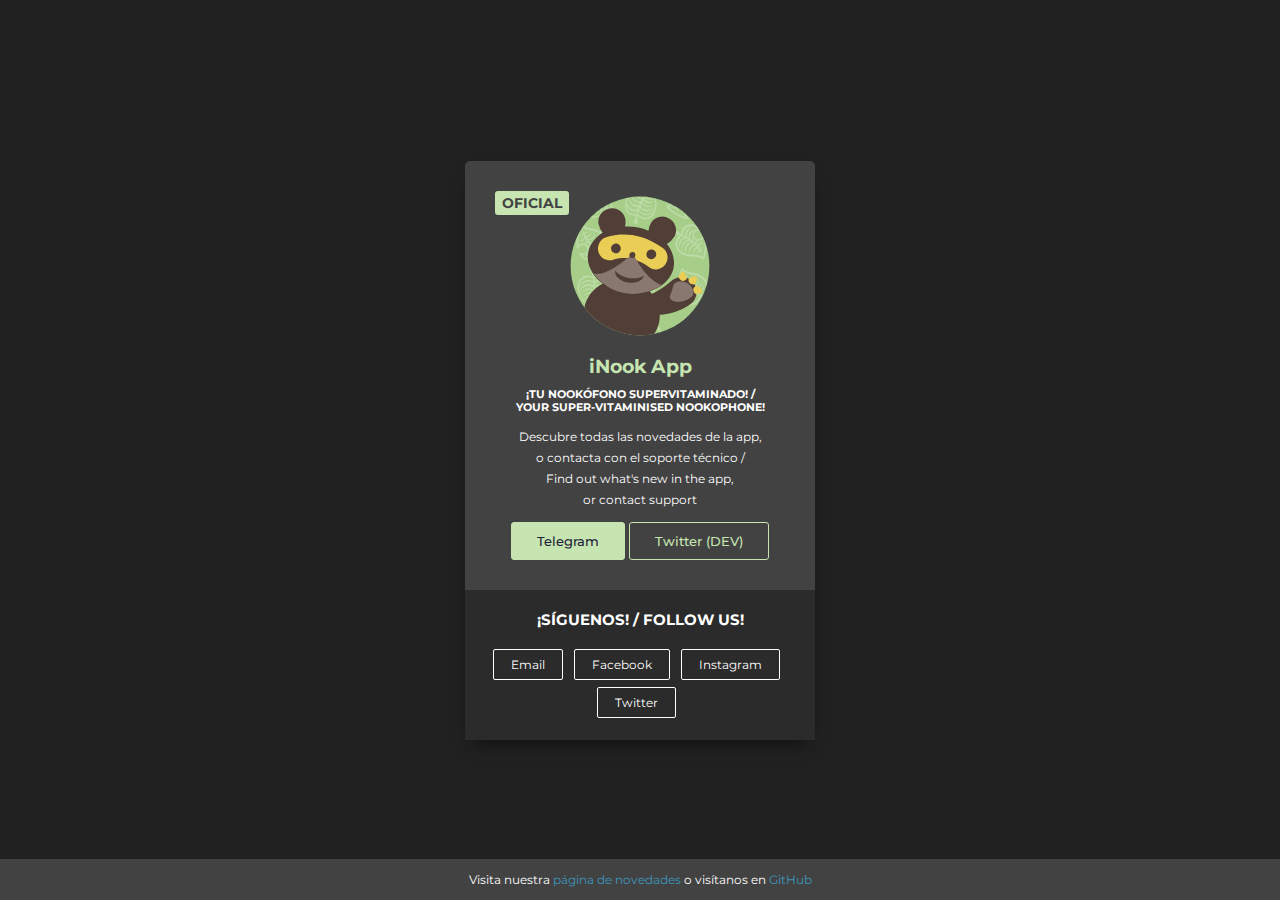
<file: social.html>
<!DOCTYPE html>
<html lang="es">

<head>
  <meta charset="utf-8">
  <meta name="viewport" content="width=device-width, initial-scale=1, shrink-to-fit=no">

  <title>iNook</title>
  <meta name="description" content="La página oficial de iNook para smartphones">
  <meta property="og:title" content="iNook App">
  <meta property="og:site_name" content="iNook">
  <meta property="og:description" content="La página oficial de iNook para smartphones">
  <meta
    property="og:image"
    content="https://yt3.ggpht.com/mv2FZdOpoBGYqJkVBbLrvwu9sJFnPkFR4SAz9XbXsadjETvOYI6qHCECmyem1wOKyeojQ2A3=s900-c-k-c0x00ffffff-no-rj"
  />
  <meta property="og:image:width" content="180" />
  <meta property="og:image:height" content="180" />
  <meta property="og:url" content="https://inook.xyz/" />
  <meta name="twitter:title" content="iNook App" />
  <meta name="twitter:description" content="La página oficial de iNook para smartphones" />
  <meta
    name="twitter:image"
    content="https://yt3.ggpht.com/mv2FZdOpoBGYqJkVBbLrvwu9sJFnPkFR4SAz9XbXsadjETvOYI6qHCECmyem1wOKyeojQ2A3=s900-c-k-c0x00ffffff-no-rj"
  />
  
  <meta name="application-name" content="iNook">
  <meta name="keywords" content="iNook, iNook App, iNook Android, iNook iOS, Animal Crossing, Animal Crossing New Horizons, Nookófono, NookPhone, Tom Nook, Canela, Isabelle"/>
  
  <meta name="author" content="Jéluchu" />
  <meta name="copyright" content="Jéluchu" />

  <link rel="apple-touch-icon" sizes="180x180" href="assets/favicon/apple-touch-icon.png">
  <link rel="icon" type="image/png" sizes="32x32" href="assets/favicon/favicon-32x32.png">
  <link rel="icon" type="image/png" sizes="16x16" href="assets/favicon/favicon-16x16.png">
  <link rel="manifest" href="assets/favicon/site.webmanifest">
  <link rel="mask-icon" href="assets/favicon/safari-pinned-tab.svg" color="#95b692">
  <meta name="msapplication-TileColor" content="#da532c">
  <meta name="theme-color" content="#C6E5B1">

    <link rel="stylesheet" href="css/social.css">
  </head>
  <body>

    <div class="card-container">
    	<span class="pro">OFICIAL</span>
    	<img src="assets/images/nookieSplash.svg" width="150px" height="150px" alt="user" />
    	<h3>iNook App</h3>
    	<h6>¡Tu Nookófono supervitaminado! /<br>Your super-vitaminised Nookophone!</h6>
    	<p>Descubre todas las novedades de la app,<br>o contacta con el soporte técnico /<br>Find out what's new in the app,<br>or contact support </p>
    	<div class="buttons">
    		<button class="primary">
    			<a href="https://t.me/iNookApp" target="_blank">Telegram</a>
    		</button>
    		<button class="primary ghost">
    			<a href="https://twitter.com/jeluchu" target="_blank">Twitter (DEV)</a>
    		</button>
    	</div>
    	<div class="skills">
    		<h6 align="center" margin-bottom="0.5rem">¡Síguenos! / Follow us!</h6>
    		<ul>
          <li>
            <a href="mailto:inookapp@gmail.com" target="_blank"> Email</a>
          </li>
    			<li>
            <a href="https://www.facebook.com/iNookApp" target="_blank" > Facebook</a>
          </li>
    			<li>
            <a href="https://www.instagram.com/inookapp/" target="_blank"> Instagram</a>
          </li>
    			<li>
            <a href="https://twitter.com/iNookSupport" target="_blank"> Twitter</a>
          </li>
    		</ul>
    	</div>
    </div>

    <footer>
    	<p>
    		Visita nuestra
    		<a target="_blank" href="http://inook.xyz">página de novedades</a>
    	o visítanos en
    		<a target="_blank" href="https://github.com/jeluchu">GitHub</a>
    	</p>
    </footer>

</body>
</html>
</file>
<file: css/social.css>
@import url('https://fonts.googleapis.com/css?family=Montserrat');

* {
	box-sizing: border-box;
}

body {
	background-color: #212121;
	font-family: Montserrat, sans-serif;

	display: flex;
	align-items: center;
	justify-content: center;
	flex-direction: column;

	min-height: 100vh;
	margin: 0;
}

a {
  color:inherit;
  text-decoration: none;
 }

h3 {
  color: #C6E5B1;
	margin: 10px 0;
}

h6 {
  color: #FFFFFF;
	margin: 5px 0;
	text-transform: uppercase;
}

p {
  color: #FFFFFF;
	font-size: 12px;
	line-height: 21px;
}

.card-container {
	background-color: #424242;
	border-radius: 5px;
	box-shadow: 0px 10px 20px -10px rgba(0,0,0,0.75);
	color: #B3B8CD;
	padding-top: 30px;
	position: relative;
	width: 350px;
	max-width: 100%;
	text-align: center;
}

.card-container .pro {
	color: #424242;
	background-color: #C6E5B1;
	border-radius: 3px;
	font-size: 14px;
	font-weight: bold;
	padding: 3px 7px;
	position: absolute;
	top: 30px;
	left: 30px;
}

button.primary {
	background-color: #C6E5B1;
	border: 1px solid #C6E5B1;
	border-radius: 3px;
	color: #231E39;
	font-family: Montserrat, sans-serif;
	font-weight: 500;
	padding: 10px 25px;
}

button.primary.ghost {
	background-color: transparent;
	color: #C6E5B1;
}

.skills {
	background-color: #2B2B2B;
	text-align: center;
	padding: 15px;
	margin-top: 30px;
}

.skills h6 {
  margin-bottom: 20px;
  font-size: 15px;
}

.skills ul {
	list-style-type: none;
	margin: 0;
	padding: 0;
}

.skills ul li {
	border: 1px solid #FFFFFF;
  color: #FFFFFF;
	border-radius: 2px;
	display: inline-block;
	font-size: 12px;
	margin: 0 7px 7px 0;
	padding: 7px;
}

.skills a {
  padding:0 10px;
}

footer {
    background-color: #424242;
    color: #FFFFFF;
    font-size: 14px;
    bottom: 0;
    position: fixed;
    left: 0;
    right: 0;
    text-align: center;
    z-index: 999;
}

footer p {
    margin: 10px 0;
}

footer i {
    color: red;
}

footer a {
    color: #3c97bf;
    text-decoration: none;
}
</file>
<file: assets/css/style.css>
@import url("https://fonts.googleapis.com/css2?family=Poppins:wght@400;500;600;700&display=swap");
:root {
  --transform-fix: "none";
}
@-webkit-keyframes animateGradient {
  0% {
    background-position: left bottom;
  }
  50% {
    background-position: right top;
  }
  100% {
    background-position: left bottom;
  }
}
@keyframes animateGradient {
  0% {
    background-position: left bottom;
  }
  50% {
    background-position: right top;
  }
  100% {
    background-position: left bottom;
  }
}
*,
*::before,
*::after {
  margin: 0;
  padding: 0;
  -webkit-box-sizing: inherit;
  box-sizing: inherit;
  -webkit-font-smoothing: antialiased;
}
html {
  font-size: 62.5%;
  overflow-x: hidden !important;
  letter-spacing: -0.2px;
}
body {
  font-family: "Poppins", sans-serif;
  -webkit-box-sizing: border-box;
  box-sizing: border-box;
  overflow-x: hidden !important;
}
a {
  text-decoration: none !important;
  color: #697C67;
}
img {
  pointer-events: none;
}
ul {
  list-style: none;
}
.section-heading {
  font-weight: 600;
  font-size: 6rem;
  width: 68%;
  line-height: -4rem;
}
@media (max-width: 991.98px) {
  .section-heading {
    font-size: 5rem;
    text-align: center;
    margin: 0 auto 5rem auto;
    width: 85%;
  }
}
@media (max-width: 575.98px) {
  .section-heading {
    font-size: 4rem;
    width: 90%;
  }
}
.text-color {
    color: #8B7E6D;
}
.color-black {
  color: #000;
}
.paragraph {
  font-size: 1.6rem;
  line-height: 3rem;
}
.paragraph.dark {
  color: #666b6d;
}
.paragraph.textbrown {
  color: #8B7E6D;
}
.paragraph.white {
  color: white;
}
.container {
  padding: 0;
}
.fad.fa-lightbulb-on::before,
.fad.fa-search::before,
.fad.fa-angle-double-down::before {
  opacity: var(--fa-primary-opacity, 0.5);
}
.fad.fa-lightbulb-on::after,
.fad.fa-search::after,
.fad.fa-angle-double-down::after {
  opacity: var(--fa-secondary-opacity, 1);
}
.button {
  width: 27.1rem;
  height: 6.5rem;
  display: -webkit-inline-box;
  display: -ms-inline-flexbox;
  display: inline-flex;
  -webkit-box-pack: center;
  -ms-flex-pack: center;
  justify-content: center;
  -webkit-box-align: center;
  -ms-flex-align: center;
  align-items: center;
  background-color: transparent;
  border: 4px solid #c7dffa;
  border-radius: 10rem;
  font-size: 1.6rem;
  font-weight: 600;
  color: #666b6d;
  -webkit-transition: all 0.25s ease;
  transition: all 0.25s ease;
  letter-spacing: 0.1rem;
}
.button i {
  margin-left: 1rem;
  -webkit-transition: all 0.25s ease;
  transition: all 0.25s ease;
}
.button:focus,
.button:hover {
  background-color: #c7dffa;
  color: white;
  outline: 0;
}
.button:focus i,
.button:hover i {
  color: white;
}
.button__wrapper {
  margin: 0 auto;
}
.button__wrapper .button:nth-child(n + 2) {
  margin-left: 1.8rem;
}
@media (max-width: 650px) {
  .button {
    display: -webkit-box;
    display: -ms-flexbox;
    display: flex;
    margin: 0 auto;
  }
  .button__wrapper {
    width: 100%;
  }
  .button__wrapper .button:nth-child(n + 2) {
    margin: 1rem auto 0 auto;
  }
}
.social ul li {
  display: inline-block;
  width: 4.8rem;
  height: 4.8rem;
  border-radius: 50%;
  background-size: 200% 200% !important;
  background-position: center bottom !important;
  -webkit-transition: all 0.25s ease;
  transition: all 0.25s ease;
}
.social ul li:nth-child(n + 2) {
  margin-left: 0.4rem;
}
.social ul li.facebook {
  background: #9341d4;
  background: -webkit-gradient(
    linear,
    left bottom,
    left top,
    from(#9341d4),
    color-stop(50%, #d98efb),
    to(#9341d4)
  );
  background: linear-gradient(0deg, #9341d4 0%, #d98efb 50%, #9341d4 100%);
  filter: drop-shadow(0px 5px 5px rgba(147, 65, 212, 0.4));
  -webkit-filter: drop-shadow(0px 5px 5px rgba(147, 65, 212, 0.4));
  -moz-filter: drop-shadow(0px 5px 5px rgba(147, 65, 212, 0.4));
  -webkit-transform: var(--transform-fix);
  transform: var(--transform-fix);
  -webkit-backface-visibility: hidden;
  backface-visibility: hidden;
  -webkit-perspective: 1000;
  perspective: 1000;
}
.social ul li.general {
  background: #C6E5B1;
  -webkit-transform: var(--transform-fix);
  transform: var(--transform-fix);
  -webkit-backface-visibility: hidden;
  backface-visibility: hidden;
  -webkit-perspective: 1000;
  perspective: 1000;
}
.social ul li.twitter {
  background: #ffb16b;
  background: -webkit-gradient(
    linear,
    left bottom,
    left top,
    from(#ffb16b),
    color-stop(50%, #ffdb8d),
    to(#ffb16b)
  );
  background: linear-gradient(0deg, #ffb16b 0%, #ffdb8d 50%, #ffb16b 100%);
  filter: drop-shadow(0px 5px 5px rgba(212, 154, 93, 0.4));
  -webkit-filter: drop-shadow(0px 5px 5px rgba(212, 154, 93, 0.4));
  -moz-filter: drop-shadow(0px 5px 5px rgba(212, 154, 93, 0.4));
  -webkit-transform: var(--transform-fix);
  transform: var(--transform-fix);
  -webkit-backface-visibility: hidden;
  backface-visibility: hidden;
  -webkit-perspective: 1000;
  perspective: 1000;
}
.social ul li.linkedin {
  background: #19a5a1;
  background: -webkit-gradient(
    linear,
    left bottom,
    left top,
    from(#19a5a1),
    color-stop(50%, #63e8e4),
    to(#19a5a1)
  );
  background: linear-gradient(0deg, #19a5a1 0%, #63e8e4 50%, #19a5a1 100%);
  filter: drop-shadow(0px 5px 5px rgba(108, 222, 220, 0.4));
  -webkit-filter: drop-shadow(0px 5px 5px rgba(108, 222, 220, 0.4));
  -moz-filter: drop-shadow(0px 5px 5px rgba(108, 222, 220, 0.4));
  -webkit-transform: var(--transform-fix);
  transform: var(--transform-fix);
  -webkit-backface-visibility: hidden;
  backface-visibility: hidden;
  -webkit-perspective: 1000;
  perspective: 1000;
}
.social ul li.youtube {
  background: #f2026b;
  background: -webkit-gradient(
    linear,
    left bottom,
    left top,
    from(#f2026b),
    color-stop(50%, #ff8aaf),
    to(#f2026b)
  );
  background: linear-gradient(0deg, #f2026b 0%, #ff8aaf 50%, #f2026b 100%);
  filter: drop-shadow(0px 5px 5px rgba(245, 69, 144, 0.4));
  -webkit-filter: drop-shadow(0px 5px 5px rgba(245, 69, 144, 0.4));
  -moz-filter: drop-shadow(0px 5px 5px rgba(245, 69, 144, 0.4));
  -webkit-transform: var(--transform-fix);
  transform: var(--transform-fix);
  -webkit-backface-visibility: hidden;
  backface-visibility: hidden;
  -webkit-perspective: 1000;
  perspective: 1000;
}
.social ul li a {
  width: 100%;
  height: 100%;
  display: -webkit-box;
  display: -ms-flexbox;
  display: flex;
  -webkit-box-pack: center;
  -ms-flex-pack: center;
  justify-content: center;
  -webkit-box-align: center;
  -ms-flex-align: center;
  align-items: center;
  font-size: 2rem;
  color: white;
}
.social ul li:hover {
  background-position: center top !important;
}
.download-buttons a {
  display: -webkit-box;
  display: -ms-flexbox;
  display: flex;
  -webkit-box-pack: center;
  -ms-flex-pack: center;
  justify-content: center;
  -webkit-box-align: center;
  -ms-flex-align: center;
  align-items: center;
  width: 24.4rem;
  height: 8.1rem;
  background-color: grey;
  border-radius: 5rem;
  -webkit-transition: all 0.25s ease;
  transition: all 0.25s ease;
  background-size: 200% 200% !important;
  background-position: center bottom !important;
}
.download-buttons a i {
  font-size: 3.4rem;
  color: white;
}
.download-buttons a .button-content {
  margin-left: 1.3rem;
  letter-spacing: 0.1rem;
}
.download-buttons a .button-content h6 {
  font-size: 1.2rem;
  color: #ffd4e3;
}
.download-buttons a .button-content span {
  display: block;
  font-size: 2rem;
  color: white;
  margin-top: 0.2rem;
  letter-spacing: initial;
}
.download-buttons a:last-child .button-content h6 {
  color: #bbdef9;
}
.download-buttons a.google-play {
  background: #C6E5B1;
  -webkit-transform: var(--transform-fix);
  transform: var(--transform-fix);
  -webkit-backface-visibility: hidden;
  backface-visibility: hidden;
  -webkit-perspective: 1000;
  perspective: 1000;
}
.download-buttons a.apple-store {
  background: #C6E5B1;
  -webkit-transform: var(--transform-fix);
  transform: var(--transform-fix);
  -webkit-backface-visibility: hidden;
  backface-visibility: hidden;
  -webkit-perspective: 1000;
  perspective: 1000;
}
.download-buttons a:hover {
  background-position: center top !important;
}
.comment_form {
  width: 100%;
  display: -webkit-box;
  display: -ms-flexbox;
  display: flex;
}
.comment_form > div {
  width: 50%;
}
.comment_form > div:last-child {
  margin-left: 1rem;
}
.comment_form .input-field {
  width: 100%;
}
.comment_form .input-field:nth-child(n + 2) {
  margin-top: 1rem;
}
.comment_form textarea.input-field {
  padding-top: 2.2rem;
  height: 14rem;
  border-radius: 3rem;
  resize: none;
}
.comment_form .button {
  margin-top: 0.6rem;
  width: 100%;
}
@media (max-width: 767.98px) {
  .comment_form {
    display: block;
  }
  .comment_form > div {
    display: block;
    width: 100%;
  }
  .comment_form > div:last-child {
    margin-left: 0;
  }
  .comment_form textarea.input-field {
    margin-top: 1rem;
  }
}
.blog_hero__wrapper {
  padding: 17rem 0 0 0 !important;
}
.blog_hero .row {
  -webkit-box-pack: justify;
  -ms-flex-pack: justify;
  justify-content: space-between;
}
.blog_hero .row > div:last-child {
  margin-bottom: -1rem;
}
.blog_hero h1 {
  font-size: 4rem;
  font-weight: 600;
  color: #000;
}
.blog_hero ul {
  display: inline;
  margin: 0 4.5rem 1.5rem 0;
  position: relative;
  bottom: -1rem;
}
.blog_hero ul li {
  display: inline-block;
}
.blog_hero ul li a {
  font-size: 1.4rem;
  font-weight: 500;
  color: #666b6d;
  -webkit-transition: all 0.25s ease;
  transition: all 0.25s ease;
}
.blog_hero ul li a:hover {
  color: #f2026b;
}
.blog_hero ul li a i {
  margin-right: 1rem;
}
.blog_hero ul li:nth-child(n + 2) {
  margin-left: 1rem;
}
.blog_hero .icon {
  width: 14.5rem;
  height: 14.5rem;
  border-radius: 50%;
  display: -webkit-inline-box;
  display: -ms-inline-flexbox;
  display: inline-flex;
  -webkit-box-pack: center;
  -ms-flex-pack: center;
  justify-content: center;
  -webkit-box-align: center;
  -ms-flex-align: center;
  align-items: center;
  background: #f2026b;
  background: linear-gradient(45deg, #f2026b 0%, #ff8aaf 100%);
  -webkit-transform: var(--transform-fix);
  transform: var(--transform-fix);
  -webkit-backface-visibility: hidden;
  backface-visibility: hidden;
  -webkit-perspective: 1000;
  perspective: 1000;
  filter: drop-shadow(0px 20px 20px rgba(245, 69, 144, 0.4));
  -webkit-filter: drop-shadow(0px 20px 20px rgba(245, 69, 144, 0.4));
  -moz-filter: drop-shadow(0px 20px 20px rgba(245, 69, 144, 0.4));
  position: relative;
  bottom: -1.5rem;
}
.blog_hero .icon i {
  font-size: 4.8rem;
  color: white;
}
@media (min-width: 991.98px) and (max-width: 1200px) {
  .blog_hero__wrapper {
    padding: 18.4rem 2rem 0 2rem;
  }
}
@media (max-width: 991.98px) {
  .blog_hero .row {
    -webkit-box-orient: vertical;
    -webkit-box-direction: normal;
    -ms-flex-direction: column;
    flex-direction: column;
    -webkit-box-align: center;
    -ms-flex-align: center;
    align-items: center;
  }
  .blog_hero ul {
    display: block;
    bottom: initial;
    margin: 2rem auto;
    text-align: center;
  }
  .blog_hero h1 {
    text-align: center;
  }
}
.blog {
  padding: 15rem 0;
}
.blog__header {
  width: 100%;
  margin-bottom: 5rem;
}
.blog__header .search {
  position: relative;
  width: 33rem;
}
.blog__header .search .input-field {
  border-color: #f0f7fc;
  padding-left: 3rem;
}
.blog__header .search i {
  font-size: 2rem;
  color: #969c9e;
  position: absolute;
  top: 50%;
  transform: translateY(-50%);
  -webkit-transform: translateY(-50%);
  right: 3.4rem;
  cursor: pointer;
}
.blog__header .row > div:last-child {
  margin-left: auto;
}
.blog .button {
  margin: 10rem auto 0 auto;
  display: -webkit-box;
  display: -ms-flexbox;
  display: flex;
}
.blog .button {
  border: 4px solid #ffdbe8;
  background: #1369ec;
  background: -webkit-gradient(
    linear,
    left bottom,
    left top,
    from(rgba(19, 105, 236, 0)),
    color-stop(50%, rgba(255, 177, 107, 0)),
    color-stop(51%, #f2026b),
    to(#ff8aaf)
  );
  background: linear-gradient(
    0deg,
    rgba(19, 105, 236, 0) 0%,
    rgba(255, 177, 107, 0) 50%,
    #f2026b 51%,
    #ff8aaf 100%
  );
  background-size: 200% 200%;
  background-position: center bottom;
  -webkit-backface-visibility: hidden;
  backface-visibility: hidden;
  -webkit-perspective: 1000;
  perspective: 1000;
  -webkit-transform: var(--transform-fix);
  transform: var(--transform-fix);
  backface-visibility: hidden;
  perspective: 1000;
}
.blog .button i {
  color: #f2046c;
  -webkit-transition: all 0.25s ease;
  transition: all 0.25s ease;
}
.blog .button:focus,
.blog .button:hover {
  background-color: #ffdbe8;
}
.blog .button:focus i,
.blog .button:hover i {
  color: white;
}
.blog .button:hover {
  background-position: center top;
  border: none;
  filter: drop-shadow(0px 10px 20px rgba(245, 69, 144, 0.4));
  -webkit-filter: drop-shadow(0px 10px 20px rgba(245, 69, 144, 0.4));
  -moz-filter: drop-shadow(0px 10px 20px rgba(245, 69, 144, 0.4));
}
.blog__single {
  width: 100%;
  height: 65.7rem;
  border-radius: 3rem;
  position: relative;
  overflow: hidden;
  background-repeat: no-repeat;
  background-size: cover;
  -webkit-transition: all 0.25s ease;
  transition: all 0.25s ease;
  background-position: center center;
  -webkit-transform: var(--transform-fix);
  transform: var(--transform-fix);
  -webkit-backface-visibility: hidden;
  backface-visibility: hidden;
  -webkit-perspective: 1000;
  perspective: 1000;
  filter: drop-shadow(0px 20px 10px rgba(75, 80, 84, 0.2));
  -webkit-filter: drop-shadow(0px 20px 10px rgba(75, 80, 84, 0.2));
  -moz-filter: drop-shadow(0px 20px 10px rgba(75, 80, 84, 0.2));
}
.blog__single-info {
  background-color: white;
  padding: 4rem 4.4rem 2.8rem 4.4rem;
  border-radius: 2rem;
  position: absolute;
  width: 34rem;
}
.blog__single-info h3 {
  font-size: 2.2rem;
  font-weight: 600;
  line-height: 3rem;
  color: #000;
}
.blog__single-info h4 {
  font-size: 1.4rem;
  color: #666b6d;
  margin: 1.8rem 0 1.5rem 0;
  font-weight: 400;
}
.blog__single-info h4 span {
  margin: 0 1.2rem;
  color: #cad1d4;
}
.blog__single-image {
  width: 100%;
  height: 100%;
}
.blog__single-image img {
  width: 100%;
  height: 100%;
  -o-object-fit: cover;
  object-fit: cover;
  border-radius: 3rem;
  -webkit-transition: all 0.25s ease;
  transition: all 0.25s ease;
}
.blog__single:hover {
  background-color: black;
}
.blog__single:hover .blog__single-image img {
  -webkit-transform: scale(1.1);
  transform: scale(1.1);
}
.blog .col-lg-4 .blog__single-info {
  bottom: 1rem;
  left: 50%;
  transform: translateX(-50%);
  -webkit-transform: translateX(-50%);
}
.blog .col-lg-8 .blog__single-info {
  bottom: 1rem;
  right: 1rem;
}
.blog .col-lg-8.left .blog__single-info {
  right: initial;
  left: 1rem;
}
.blog__content .row > div:nth-child(n + 3) {
  margin-top: 3rem;
}
@media (min-width: 991.98px) and (max-width: 1200px) {
  .blog__header .row > .col-lg-3:nth-child(2) {
    margin-left: 3rem;
  }
}
@media (max-width: 991.98px) {
  .blog {
    padding: 5rem 0;
  }
  .blog__header .dropdown-wrapper {
    width: 100%;
  }
  .blog__header .date__dropdown {
    margin-top: 2rem;
  }
  .blog__header .search {
    margin-top: 2rem;
    width: 100%;
  }
  .blog__header .search input {
    width: 100%;
  }
  .blog__content .row > div:nth-child(n + 3) {
    margin-top: initial;
  }
  .blog__content .row > div {
    margin-top: 3rem !important;
  }
  .blog .col-lg-8 .blog__single-info {
    bottom: 1rem;
    right: initial;
    left: 50%;
    transform: translateX(-50%);
    -webkit-transform: translateX(-50%);
  }
  .blog .col-lg-8.left .blog__single-info {
    right: initial;
    left: 50%;
    transform: translateX(-50%);
    -webkit-transform: translateX(-50%);
  }
  .blog__single-info {
    width: calc(100% - 2rem);
  }
}
@media (max-width: 576px) {
  .blog {
    padding: 10rem 3rem;
  }
}
.dropdown-wrapper {
  position: relative;
  width: 27rem;
}
.dropdown-wrapper .dropdown-box {
  border: 4px solid #f0f7fc;
  border-radius: 2rem;
  width: 100%;
  padding: 2rem;
  z-index: 1000;
  position: absolute;
  top: 10rem;
  visibility: hidden;
  opacity: 0;
  -webkit-transition: all 0.25s ease;
  transition: all 0.25s ease;
  background-color: white;
}
.dropdown-wrapper .dropdown-box.shown {
  top: 8.5rem;
  visibility: visible;
  opacity: 1;
}
.dropdown-wrapper .dropdown-box::before {
  content: "";
  display: block;
  position: absolute;
  background: url(../images/corner.png) no-repeat;
  width: 3.4rem;
  height: 4.3rem;
  background-size: cover;
  top: -2.2rem;
  right: -0.4rem;
}
.dropdown-wrapper .dropdown-box ul {
  background-color: white;
}
.dropdown-wrapper .dropdown-box ul li {
  font-size: 1.6rem;
  color: #666b6d;
  border-radius: 2rem;
  position: relative;
  padding: 1rem 0 1rem 4.7rem;
  cursor: pointer;
  -webkit-transition: all 0.25s ease;
  transition: all 0.25s ease;
}
.dropdown-wrapper .dropdown-box ul li > a {
  font-size: inherit;
  color: inherit;
  width: 100%;
}
.dropdown-wrapper .dropdown-box ul li::before {
  content: "\f00c";
  font-family: "Font Awesome 5 Pro";
  font-weight: 900;
  font-size: 1.4rem;
  position: absolute;
  top: 50%;
  left: 1.7rem;
  transform: translateY(-50%);
  -webkit-transform: translateY(-50%);
  display: inline-block;
  color: #cacdce;
}
.dropdown-wrapper .dropdown-box ul li:nth-child(n + 2) {
  margin-top: 1rem;
}
.dropdown-wrapper .dropdown-box ul li.selected,
.dropdown-wrapper .dropdown-box ul li:hover {
  color: #000;
  background-color: #f0f7fc;
  font-weight: 600;
}
.dropdown-wrapper .dropdown-box ul li:hover::before {
  color: #f41976;
}
.dropdown-wrapper .dropdown-info {
  cursor: pointer;
  border: 4px solid #f0f7fc;
  border-radius: 3rem;
  width: 100%;
  height: 6.5rem;
  display: -webkit-box;
  display: -ms-flexbox;
  display: flex;
  -webkit-box-align: center;
  -ms-flex-align: center;
  align-items: center;
  padding-left: 3rem;
  z-index: 0;
}
.dropdown-wrapper .dropdown-info h6 {
  font-size: 1.8rem;
  font-weight: 600;
  color: #404243;
  width: 100%;
  height: 100%;
  line-height: 5.8rem;
}
.dropdown-wrapper .dropdown-info i {
  font-size: 2rem;
  color: #969c9e;
  position: relative;
  right: 3rem;
}
.blog_single {
  width: 100vw;
}
.blog_single__wrapper {
  width: 100%;
}
.blog_single__thumbnail {
  padding-top: 10rem;
  filter: drop-shadow(0px 20px 10px rgba(75, 80, 84, 0.2));
  -webkit-filter: drop-shadow(0px 20px 10px rgba(75, 80, 84, 0.2));
  -moz-filter: drop-shadow(0px 20px 10px rgba(75, 80, 84, 0.2));
  -webkit-transform: var(--transform-fix);
  transform: var(--transform-fix);
}
.blog_single__thumbnail img {
  width: 100%;
}
.blog_single__content {
  overflow: visible;
  padding-bottom: 13rem;
  position: relative;
}
.blog_single__content::after {
  content: "";
  clear: both;
  display: table;
}
.blog_single__content > *:not(.grid) {
  width: calc(100% - 40rem);
  margin: 0 auto;
}
.blog_single__content h1 {
  font-size: 6rem;
  font-weight: 600;
  color: #000;
  letter-spacing: -0.4rem;
  margin-top: 4rem !important;
}
.blog_single__content h3 {
  font-size: 3rem;
  font-weight: 600;
  color: #000;
  letter-spacing: -0.2rem;
  margin-top: 4rem !important;
}
.blog_single__content h4 {
  font-size: 1.6rem;
  color: #666b6d;
  margin: 3rem auto 3rem auto !important;
  font-weight: 400;
}
.blog_single__content h4 span {
  margin: 0 1.2rem;
  color: #cad1d4;
}
.blog_single__content .social {
  position: absolute;
  top: 24rem;
  left: 10%;
}
.blog_single__content .social ul li {
  display: block;
}
.blog_single__content .social ul li:not(:first-child) {
  margin: 2rem 0 0 0;
}
.blog_single__content p {
  font-size: 1.8rem;
  line-height: 3.4rem;
  color: #666b6d;
}
.blog_single__content p:not(:first-child) {
  margin-top: 4rem;
}
.blog_single__content .grid + .paragraph {
  margin-top: 2rem;
}
.blog_single__content--images {
  width: calc(100% + 40rem);
  float: left;
  margin-left: -20rem;
  display: -webkit-box;
  display: -ms-flexbox;
  display: flex;
  -ms-flex-wrap: wrap;
  flex-wrap: wrap;
  background-clip: content-box;
  position: relative;
}
.blog_single__content .grid {
  margin-top: 5rem;
}
.blog_single__content .grid .paragraph {
  margin-top: 0;
}
.blog_single__content .grid-item {
  width: 31%;
  margin-bottom: 3rem;
}
.blog_single__content img.grid-item {
  border-radius: 3rem;
  filter: drop-shadow(0px 20px 10px rgba(75, 80, 84, 0.2));
  -webkit-filter: drop-shadow(0px 20px 10px rgba(75, 80, 84, 0.2));
  -moz-filter: 0px 20px 10px rgba(75, 80, 84, 0.2);
  -webkit-transform: var(--transform-fix);
  transform: var(--transform-fix);
}
.blog_single__content .grid-item--width2 {
  width: 66%;
}
.blog_single__content .grid-item--width3 {
  width: 50%;
}
.blog_single__comment {
  width: calc(100% - 40rem);
  margin: 0 auto;
  display: block;
  padding: 10rem 0;
}
.blog_single__comment h3 {
  font-size: 3rem;
  font-weight: 600;
  color: #000;
  letter-spacing: -0.2rem;
  margin-bottom: 5rem;
}
.blog_single__comment--single {
  display: -webkit-box;
  display: -ms-flexbox;
  display: flex;
  -webkit-box-pack: justify;
  -ms-flex-pack: justify;
  justify-content: space-between;
  position: relative;
}
.blog_single__comment--single:nth-child(n + 2) {
  margin-top: 1rem;
}
.blog_single__comment--single .image {
  width: 10rem;
  height: 9.8rem;
}
.blog_single__comment--single .image img {
  width: 100%;
  height: 100%;
}
.blog_single__comment--single .comment {
  width: calc(100% - 11rem);
  border: 4px solid #f0f7fc;
  padding: 3.6rem 4rem;
  border-radius: 2rem;
  position: relative;
}
.blog_single__comment--single .comment::before {
  content: "";
  display: block;
  position: absolute;
  background-image: url(../images/comment-corner.png);
  background-repeat: no-repeat;
  width: 2.2rem;
  height: 1.9rem;
  background-size: cover;
  top: -0.4rem;
  left: -1.3rem;
}
.blog_single__comment--single .comment .name {
  font-size: 2rem;
  font-weight: 600;
  color: #000;
  line-height: 3rem;
  letter-spacing: -0.1rem;
}
.blog_single__comment--single .comment .date {
  font-size: 1.4rem;
  color: #666b6d;
  line-height: 3rem;
}
.blog_single__comment--single .comment .reply-button {
  position: absolute;
  top: 1rem;
  right: 1rem;
  width: 8.9rem;
  height: 4.1rem;
  border-radius: 3rem;
  border: 4px solid #f0f7fc;
  -webkit-transition: all 0.25s ease;
  transition: all 0.25s ease;
  background: #1369ec;
  background: -webkit-gradient(
    linear,
    left bottom,
    left top,
    from(rgba(19, 105, 236, 0)),
    color-stop(50%, rgba(255, 177, 107, 0)),
    color-stop(51%, #f2026b),
    to(#ff8aaf)
  );
  background: linear-gradient(
    0deg,
    rgba(19, 105, 236, 0) 0%,
    rgba(255, 177, 107, 0) 50%,
    #f2026b 51%,
    #ff8aaf 100%
  );
  background-size: 200% 200%;
  background-position: center bottom;
  -webkit-transform: var(--transform-fix);
  transform: var(--transform-fix);
}
.blog_single__comment--single .comment .reply-button:hover {
  background-color: transparent;
  filter: drop-shadow(0px 10px 20px rgba(245, 69, 144, 0.4));
  -webkit-filter: drop-shadow(0px 10px 20px rgba(245, 69, 144, 0.4));
  -moz-filter: drop-shadow(0px 10px 20px rgba(245, 69, 144, 0.4));
  background-position: center top;
  border: none;
}
.blog_single__comment--single .comment .reply-button:hover a {
  color: white;
}
.blog_single__comment--single .comment .reply-button a {
  width: 100%;
  height: 100%;
  display: -webkit-box;
  display: -ms-flexbox;
  display: flex;
  -webkit-box-pack: center;
  -ms-flex-pack: center;
  justify-content: center;
  -webkit-box-align: center;
  -ms-flex-align: center;
  align-items: center;
  font-size: 1.4rem;
  font-weight: 600;
  color: #666b6d;
  letter-spacing: 0.1rem;
  -webkit-transition: all 0.25s ease;
  transition: all 0.25s ease;
}
.blog_single__comment--single.reply {
  width: calc(100% - 11rem);
  margin-left: auto;
}
.blog_single__comment--single.reply .comment {
  background-color: #f0f7fc;
}
.blog_single__comment--single.reply .comment::before {
  background-image: url(../images/reply-corner.png);
}
.blog_single__comment--single.reply .comment .reply-button {
  background-color: white;
  border-color: white;
}
.blog_single__comment--single.reply .comment .reply-button:hover a {
  color: white;
}
.blog_single .blog_related {
  width: 100vw;
}
.blog_single .blog_related__wrapper {
  background-color: #f0f7fc;
  padding: 10rem 0;
}
.blog_single .blog_related__header {
  width: 100%;
  display: -webkit-box;
  display: -ms-flexbox;
  display: flex;
  -webkit-box-pack: justify;
  -ms-flex-pack: justify;
  justify-content: space-between;
  -webkit-box-align: center;
  -ms-flex-align: center;
  align-items: center;
  margin-bottom: 4rem;
}
.blog_single .blog_related__header .screenshot-nav-next {
  margin-left: 1rem;
}
.blog_single .blog_related__header h3 {
  font-size: 3rem;
  font-weight: 600;
  color: #000;
  letter-spacing: -0.4px;
}
.blog_single .blog_related__header i {
  font-size: 3rem;
}
.blog_single .blog_related-slider {
  width: 100% !important;
}
.blog_single .blog_related-slider a {
  display: block;
  height: 33.1rem;
}
.blog_single .blog_related-slide {
  height: 100%;
}
.blog_single .blog_related-single {
  height: 100%;
}
.blog_single .blog_related-single .blog__single-info {
  width: 30rem;
  height: calc(100% - 2rem);
  top: 50%;
  -webkit-transform: translateY(-50%);
  transform: translateY(-50%);
  right: 1rem;
  padding: 4.5rem;
  -webkit-box-sizing: border-box;
  box-sizing: border-box;
}
.blog_single .comment_form {
  padding-bottom: 10rem;
}
.blog_single .comment_form__wrapper {
  width: calc(100% - 40rem);
  margin: 0 auto;
}
.blog_single .comment_form__wrapper h3 {
  font-size: 3rem;
  font-weight: 600;
  letter-spacing: -0.4px;
  color: #000;
  margin-bottom: 5rem;
}
.blog_single .comment_form__wrapper .input-field {
  border-color: #f0f7fc;
}
.blog_single .comment_form__wrapper .input-field:focus {
  border-color: #c9deed;
}
.blog_single .comment_form__wrapper .button {
  border-color: #ffdbe8;
  cursor: pointer;
  background: #1369ec;
  background: -webkit-gradient(
    linear,
    left bottom,
    left top,
    from(rgba(19, 105, 236, 0)),
    color-stop(50%, rgba(255, 177, 107, 0)),
    color-stop(51%, #f2026b),
    to(#ff8aaf)
  );
  background: linear-gradient(
    0deg,
    rgba(19, 105, 236, 0) 0%,
    rgba(255, 177, 107, 0) 50%,
    #f2026b 51%,
    #ff8aaf 100%
  );
  background-size: 200% 200%;
  background-position: center bottom;
  -webkit-transform: var(--transform-fix);
  transform: var(--transform-fix);
  -webkit-backface-visibility: hidden;
  backface-visibility: hidden;
  -webkit-perspective: 1000;
  perspective: 1000;
}
.blog_single .comment_form__wrapper .button i {
  color: #f2046c;
}
.blog_single .comment_form__wrapper .button:hover {
  background-position: center top;
  border: none;
  filter: drop-shadow(0px 10px 20px rgba(245, 69, 144, 0.4));
  -webkit-filter: drop-shadow(0px 10px 20px rgba(245, 69, 144, 0.4));
  -moz-filter: drop-shadow(0px 10px 20px rgba(245, 69, 144, 0.4));
}
.blog_single .comment_form__wrapper .button:hover i {
  color: white;
}
@media (min-width: 991.98px) and (max-width: 1200px) {
  .blog_single__content > *:not(.grid) {
    width: calc(100% - 20rem);
    margin: 0 auto;
  }
  .blog_single__content .social {
    left: 0;
  }
  .blog_single__comment {
    width: calc(100% - 20rem);
  }
  .blog_single .comment_form__wrapper {
    width: calc(100% - 20rem);
  }
}
@media (max-width: 991.98px) {
  .blog_single__content {
    padding-bottom: 5rem;
  }
  .blog_single__content > *:not(.grid) {
    width: 100%;
    margin: 0;
  }
  .blog_single__content h1 {
    font-size: 4.5rem;
    letter-spacing: -0.2rem;
  }
  .blog_single__content .social {
    position: static;
    top: initial;
    left: initial;
    margin-top: 5rem;
  }
  .blog_single__content .social ul li {
    display: inline-block;
  }
  .blog_single__content .social ul li:not(:first-child) {
    margin-left: 1rem;
    margin-top: 0;
  }
  .blog_single__content img.grid-item {
    -o-object-fit: cover;
    object-fit: cover;
    width: 30%;
    height: 30rem;
  }
  .blog_single__content img.grid-item--width2 {
    width: 30%;
  }
  .blog_single__content .paragraph.grid-item {
    width: 100%;
  }
  .blog_single__comment {
    width: 100%;
  }
  .blog_single .comment_form__wrapper {
    width: 100%;
  }
}
@media (max-width: 767.98px) {
  .blog_single img.grid-item {
    width: 100%;
    -o-object-position: center 20%;
    object-position: center 20%;
  }
}
@media (max-width: 575.98px) {
  .blog_single__content {
    padding: 0 2rem 13rem 2rem;
  }
  .blog_single__content .paragraph {
    font-size: 1.6rem;
    line-height: 3rem;
  }
  .blog_single .blog_related__wrapper {
    padding: 5rem 3rem;
  }
  .blog_single .blog_related__header {
    -webkit-box-orient: vertical;
    -webkit-box-direction: normal;
    -ms-flex-direction: column;
    flex-direction: column;
  }
  .blog_single .blog_related__header .related-post-nav {
    margin-top: 2rem;
  }
  .blog_single__comment {
    padding: 5rem 3rem;
  }
  .blog_single__comment--single.reply {
    width: 100%;
  }
  .blog_single .comment_form__wrapper {
    padding: 0 3rem;
  }
}
.preloader {
  position: fixed;
  top: 0;
  width: 100vw;
  height: 100vh;
  z-index: 200;
  -webkit-transition: all 0.25s ease;
  transition: all 0.25s ease;
  -webkit-transition-delay: 1s;
  transition-delay: 1s;
  background: #ff00ae;
  background: linear-gradient(45deg, #ff00ae 0%, #9100ff 50%, #ff00ae 100%);
  background-size: 200% 200%;
  background-position: left bottom;
  -webkit-animation-name: animateGradient;
  animation-name: animateGradient;
  -webkit-animation-duration: 5s;
  animation-duration: 5s;
  -webkit-animation-iteration-count: infinite;
  animation-iteration-count: infinite;
}
.preloader img {
  position: absolute;
  top: 50%;
  left: 50%;
  -webkit-transform: translate(-50%, -50%);
  transform: translate(-50%, -50%);
}
body.loaded .preloader {
  -webkit-transform: translateY(-100%);
  transform: translateY(-100%);
}
.header {
  position: absolute;
  top: 5rem;
  z-index: 100;
  background-color: transparent;
  padding: 3.6rem 0 5rem 0;
  width: 100%;
}
.header__wrapper {
  display: -webkit-box;
  display: -ms-flexbox;
  display: flex;
  padding: 0;
  -webkit-box-align: end;
  -ms-flex-align: end;
  align-items: flex-end;
  -webkit-box-pack: justify;
  -ms-flex-pack: justify;
  justify-content: space-between;
  width: 100%;
}
.header__nav-primary {
  margin-bottom: 0;
}
.header__nav-primary > li {
  list-style: none;
  display: inline-block;
}
.header__nav-primary > li:first-child a {
  color: #8B7E6D;
}
.header__nav-primary > li:first-child i::before {
  opacity: var(--var-primary-opacity, 0.5);
}
.header__nav-primary > li:first-child i::after {
  opacity: var(--var-secondary-opacity, 1);
}
.header__nav-primary > li:nth-child(n + 2) {
  margin-left: 3rem;
}
.header__nav-primary > li > a {
  font-size: 1.8rem;
  color: #697C67;
  font-weight: 600 !important;
}
@media (min-width: 991.98px) {
  .header__nav-primary > li > a {
    position: relative;
  }
  .header__nav-primary > li > a::before {
    content: "";
    display: block;
    width: 0;
    height: 0.15rem;
    background-color: #666b6d;
    position: absolute;
    top: 100%;
    left: 50%;
    -webkit-transform: translateX(-50%, 0);
    transform: translate(-50%, 0);
    -webkit-transition: all 0.25s ease;
    transition: all 0.25s ease;
  }
  .header__nav-primary > li > a:hover::before {
    width: calc(100% - 2rem);
  }
}
.header__nav .nav__dropdown {
  width: auto;
  z-index: 100;
}
.header__nav .nav__dropdown-info {
  border: 0;
  width: auto;
  height: auto;
  border-radius: initial;
  padding-left: 0;
  margin: 0;
  z-index: 100;
  position: relative;
}
@media (min-width: 991.98px) {
  .header__nav .nav__dropdown-info::after {
    content: "";
    position: absolute;
    bottom: -2rem;
    width: 100%;
    height: 2rem;
    background-color: transparent;
    display: block;
  }
}
.header__nav .nav__dropdown-box {
  width: 25rem;
  display: block;
  right: 0;
}
.header__nav .nav__dropdown-box li a {
  font-size: 1.6rem;
  color: #666b6d;
  border-radius: 2rem;
  position: relative;
  padding: 1rem 0 1rem 2rem;
  cursor: pointer;
  -webkit-transition: all 0.25s ease;
  transition: all 0.25s ease;
  display: block;
}
.header__nav .nav__dropdown-box li:hover a {
  color: #000;
  background-color: #f0f7fc;
  font-weight: 600;
}
.header__nav .nav__dropdown-box.shown {
  top: 0;
}
@media (min-width: 991.98px) {
  .header__nav .nav__dropdown-box.shown {
    top: 0rem !important;
    visibility: visible !important;
    opacity: 1 !important;
  }
}
@media (min-width: 991.98px) {
  .header__nav .nav__dropdown:hover .nav__dropdown-box {
    top: 0rem !important;
    visibility: visible !important;
    opacity: 1 !important;
    -webkit-transform: translateY(5rem);
    transform: translateY(5rem);
  }
}
.header__nav span {
  display: none;
  position: absolute;
  top: 8%;
  right: 5%;
  font-size: 3rem;
  color: #C6E5B1;
  font-weight: 900 !important;
  cursor: pointer;
}
@media (min-width: 991.98px) and (max-width: 1126px) {
  .header__nav {
    margin-left: 0;
  }
  .header__nav li a {
    padding: 0 2rem/2;
  }
}
.header__bars {
  width: 5rem;
  -webkit-box-pack: end;
  -ms-flex-pack: end;
  justify-content: flex-end;
  display: none;
  -webkit-transition: all 0.25s ease;
  transition: all 0.25s ease;
  cursor: pointer;
  padding: 1rem;
  border: 1px solid transparent;
}
.header__bars::after {
  display: table;
  clear: both;
}
.header__bars:hover {
  border: 1px solid white;
}
.header__bars-bar {
  height: 0.2rem;
  display: block;
  background-color: #000;
  margin: 0.3rem 0;
  float: right;
}
.header__bars-bar-1 {
  width: 100%;
}
.header__bars-bar-2 {
  width: 70%;
}
.header__bars-bar-3 {
  width: 40%;
}
@media (min-width: 991.98px) and (max-width: 1270px) {
  .header .container {
    padding: 0 2rem;
  }
  .header__nav-primary li:first-child {
    margin-right: 2rem;
  }
  .header__nav-primary li:nth-child(n + 3) {
    margin-left: 1.5rem;
  }
}
@media (min-width: 991.98px) and (max-width: 1060px) {
  .header .container {
    padding: 0 4rem;
  }
}
.header.fixed {
  position: fixed;
  top: 0;
  background-color: white;
}
@media (max-width: 991.98px) {
  .header__wrapper {
    -webkit-box-pack: justify;
    -ms-flex-pack: justify;
    justify-content: space-between;
    padding: 0 5rem;
  }
  .header__nav {
    width: 100vw;
    height: 130vh;
    width: 100%;
    position: absolute;
    top: -5rem;
    right: 100%;
    overflow: hidden !important;
    background: #95B692;
    -webkit-transition: all 0.25s ease;
    transition: all 0.25s ease;
    padding-top: 15%;
  }
  .header__nav ul {
    display: block;
    width: 100%;
    margin-top: 5rem;
  }
  .header__nav li {
    display: block;
    width: 100%;
    -webkit-transition: all 0.25s ease;
    transition: all 0.25s ease;
  }
  .header__nav li a {
    font-size: 2rem;
    padding: 2.1rem 4.4rem;
    display: block;
    width: 100%;
    -webkit-transition: all 0.25s ease;
    transition: all 0.25s ease;
    color: #F5F1E3;
  }
  .header__nav li i {
    color: #F5F1E3;
  }
  .header__nav li:nth-child(n + 2) {
    margin-left: 0;
  }
  .header__nav li:hover {
    background-color: #F5F1E3;
  }
  .header__nav li:hover a,
  .header__nav li:hover i {
    color: #95B692;
  }
  .header__nav .nav__dropdown-info {
    padding-left: 4.4rem;
  }
  .header__nav .nav__dropdown-box {
    position: absolute;
    width: 100%;
    border-radius: initial;
    border: 0;
  }
  .header__nav .nav__dropdown-box::before {
    display: none;
  }
  .header__nav .nav__dropdown-box li a {
    font-size: 1.8rem;
  }
  .header__nav .nav__dropdown-box.shown {
    top: 2rem;
  }
  .header__nav span {
    display: block;
  }
  .header__nav-primary {
    margin-left: 0;
  }
  .header__nav .social {
    display: none;
  }
  .header__bars {
    display: block;
  }
}
@media (max-width: 640px) {
  .header__wrapper {
    padding: 0 5rem;
  }
}
.header-2 {
  top: 0;
  padding: 4rem 0 4rem 0;
  background-color: #C6E5B1;
}
@media (max-width: 991.98px) {
  .header-2 .header__nav {
    top: 0;
  }
}
.header-1.fixed {
    position: fixed;
    top: 0;
    background-color: #C6E5B1;
  }
.header-2.fixed {
  position: fixed;
  top: 0;
  background-color: #C6E5B1;
}
.customize-support .header {
  top: 8rem;
}
.customize-support .header-2 {
  top: 3rem;
}
.hero {
  width: 100vw;
  margin-top: 5rem;
}
.hero__wrapper {
  width: calc(100% - 10rem);
  margin: 0 auto;
  border-radius: 3rem;
  background-color: #F5F1E3;
  padding: 18.4rem 0 9.9rem 0;
}
.hero .main-heading {
  font-size: 8rem;
  font-weight: 600;
  color: #000;
  letter-spacing: -0.4rem;
  width: 100%;
}
.hero .paragraph {
  font-size: 2.4rem;
  line-height: 4rem;
  color: #474b4c;
  margin: 3.6rem 0 3.5rem 0;
}
.hero .paragraph span {
  font-weight: 700;
}
.hero .download-buttons a {
  display: -webkit-inline-box;
  display: -ms-inline-flexbox;
  display: inline-flex;
}
.hero .download-buttons a:last-child {
  margin-left: 2rem;
}
.hero .hero-img::before {
  content: "";
  display: block;
  position: absolute;
  width: 45.3rem;
  height: 40.3rem;
  border-radius: 30%;
  top: 50%;
  left: 25%;
  bottom: 20%;
  margin-bottom: auto;
  -webkit-transform: translateY(-50%);
  transform: translateY(-50%);
  background: #a295745d;
  background-size: 200% 200%;
  background-position: left bottom;
  -webkit-backface-visibility: hidden;
  backface-visibility: hidden;
  -webkit-perspective: 1000;
  perspective: 1000;
}
@media (min-width: 991.98px) and (max-width: 1200px) {
  .hero__wrapper {
    padding: 18.4rem 1rem 9.9rem 1rem;
  }
  .hero .main-heading {
    font-size: 6rem;
  }
  .hero .paragraph {
    font-size: 2rem;
    line-height: 3.6rem;
  }
  .hero .hero-img {
    -webkit-transform: scale(0.9);
    transform: scale(0.9);
  }
  .hero .hero-img::before {
    -webkit-transform: scale(0.7) translateX(-50%);
    transform: scale(0.7) translateX(-50%);
    top: 0;
    left: 30%;
  }
  .hero .download-buttons {
    display: -webkit-box;
    display: -ms-flexbox;
    display: flex;
  }
  .hero .download-buttons a:last-child {
    margin-left: 0.5rem;
  }
}
@media (max-width: 991.98px) {
  .hero__wrapper {
    width: calc(100% - 5rem);
  }
  .hero .main-heading {
    font-size: 5.5rem;
    text-align: center;
    margin-top: 3rem;
  }
  .hero .paragraph {
    font-size: 2rem;
    line-height: 3.6rem;
    text-align: center;
  }
  .hero .download-buttons {
    width: -webkit-max-content;
    width: -moz-max-content;
    width: max-content;
    margin: 0 auto;
  }
  .hero .hero-img {
    width: 100%;
    margin-top: 5rem;
  }
  .hero .hero-img::before {
    -webkit-transform: scale(0.8) translate(-50%, 0);
    transform: scale(0.8) translate(-50%, 0);
    top: 0;
    left: 40%;
  }
}
@media (max-width: 767.98px) {
  .hero .main-heading {
    font-size: 5rem;
  }
  .hero .paragraph {
    font-size: 1.8rem;
    line-height: 3.4rem;
  }
  .hero .download-buttons a {
    display: -webkit-box;
    display: -ms-flexbox;
    display: flex;
  }
  .hero .download-buttons a:last-child {
    margin-left: 0rem;
    margin-top: 1rem;
  }
  .hero .hero-img {
    width: 100%;
  }
  .hero .hero-img::before {
    -webkit-transform: scale(0.6) translate(-50%, 0);
    transform: scale(0.6) translate(-50%, 0);
    top: 0;
    left: 22.5%;
  }
}
@media (max-width: 575.98px) {
  .hero .col-lg-6 {
    height: auto;
  }
  .hero__wrapper {
    padding: 10rem 0;
  }
  .hero .hero-img {
    width: 100% !important;
  }
  .hero .hero-img img {
    width: 50% !important;
    height: 50% !important;
    -o-object-fit: cover !important;
    object-fit: cover !important;
  }
  .hero .hero-img::before {
    -webkit-transform: scale(1) translate(-50%, 0) !important;
    transform: scale(1) translate(-50%, 0) !important;
    left: 50% !important;
    top: 15% !important;
    width: 30rem;
    height: 30rem;
  }
}
@media (max-width: 360px) {
    .header {
        position: absolute;
        top: 5rem;
        background-color: transparent;
        padding: 2rem 0 2rem 0;
        width: 100%;
      }
    .hero .col-lg-6 {
      height: auto;
    }
    .hero__wrapper {
      padding: 8rem 0;
    }
    .hero .hero-img {
      width: 100% !important;
    }
    .hero .hero-img img {
      width: 50% !important;
      height: 50% !important;
      -o-object-fit: cover !important;
      object-fit: cover !important;
    }
    .hero .hero-img::before {
      -webkit-transform: scale(1) translate(-50%, 0) !important;
      transform: scale(1) translate(-50%, 0) !important;
      left: 50% !important;
      top: 10% !important;
      width: 70% !important;
      height: 65% !important;
    }
    .questions-img {
      text-align: right;
      position: relative;
    }
    .questions-img img {
      width: 70% !important;
      height: 50% !important;
      position: relative;
      filter: drop-shadow(0px 20px 10px rgba(75, 80, 84, 0.2));
      -webkit-filter: drop-shadow(0px 20px 10px rgba(75, 80, 84, 0.2));
      -moz-filter: drop-shadow(0px 20px 10px rgba(75, 80, 84, 0.2));
      -webkit-transform: var(--transform-fix);
      transform: var(--transform-fix);
    }
    .questions-img::before {
      width: 90% !important;
      height: 60% !important;
      top: 70%;
      left: 10%;
      bottom: 20%;
      margin-bottom: auto;
      margin-left: auto;
      margin-right: auto;
      margin-top: 3rem;
    }
    .hero .main-heading {
        font-size: 3rem;
        letter-spacing: -0.10rem;
        width: 100%;
    }
    .hero .paragraph {
        font-size: 1.8rem;
        line-height: 3.4rem;
        text-align: center;
        margin-left: 1.5rem;
        margin-right: 1.5rem;
      }
      .step__box {
        margin-bottom: 2rem;
      }
      .step__box .image {
        width: 100%;
        height: auto;
      }
      .step__box .image img {
        width: 100%;
        height: 500px;
      }
      .growth .section-heading {
        text-align: center;
        font-size: 3rem;
      }
      .screenshot-slide img {
        width: 80%;
      }
  }
.hero-2 {
  margin-top: 11.3rem;
}
.hero-2 .hero__wrapper {
  padding: 10rem 0;
}
.feature {
  width: 100vw;
  padding: 15rem 0;
}
.feature .section-heading {
  margin-bottom: 5rem;
}
.feature__box {
  -webkit-transition: all 0.25s ease;
  transition: all 0.25s ease;
}
.feature__box--2,
.feature__box--4 {
  margin-top: 10rem;
}
.feature__box--2:hover,
.feature__box--4:hover {
  margin-top: 0;
}
.feature__box--1:hover,
.feature__box--3:hover {
  margin-top: 10rem;
}
.feature__box--1 .feature__box__wrapper {
  background-color: #95B692;
}
.feature__box--2 .feature__box__wrapper {
  background-color: #ffe8c6;
}
.feature__box--3 .feature__box__wrapper {
  background-color: #d0f3f2;
}
.feature__box--4 .feature__box__wrapper {
  background-color: #ffdae8;
}
.feature__box .icon {
  width: 24.2rem;
  height: 24.2rem;
  margin: 0 auto;
  border-radius: 50%;
  display: -webkit-box;
  display: -ms-flexbox;
  display: flex;
  -webkit-box-pack: center;
  -ms-flex-pack: center;
  justify-content: center;
  -webkit-box-align: center;
  -ms-flex-align: center;
  align-items: center;
}
.feature__box .icon-1 {
  background: #9341d4;
  background: linear-gradient(45deg, #9341d4 0%, #d98efb 100%);
  filter: drop-shadow(0px 40px 15px rgba(147, 65, 212, 0.4));
  -webkit-filter: drop-shadow(0px 40px 15px rgba(147, 65, 212, 0.4));
  -moz-filter: drop-shadow(0px 40px 15px rgba(147, 65, 212, 0.4));
  -webkit-transform: var(--transform-fix);
  transform: var(--transform-fix);
  -webkit-backface-visibility: hidden;
  backface-visibility: hidden;
  -webkit-perspective: 1000;
  perspective: 1000;
}
.feature__box .icon-2 {
  background: #ffdb8d;
  background: linear-gradient(45deg, #ffb16b 0%, #ffdb8d 100%);
  filter: drop-shadow(0px 40px 15px rgba(255, 186, 114, 0.4));
  -webkit-filter: drop-shadow(0px 40px 15px rgba(255, 186, 114, 0.4));
  -moz-filter: drop-shadow(0px 40px 15px rgba(255, 186, 114, 0.4));
  -webkit-transform: var(--transform-fix);
  transform: var(--transform-fix);
  -webkit-backface-visibility: hidden;
  backface-visibility: hidden;
  -webkit-perspective: 1000;
  perspective: 1000;
}
.feature__box .icon-3 {
  background: #63e8e4;
  background: linear-gradient(45deg, #19a5a1 0%, #63e8e4 100%);
  filter: drop-shadow(0px 40px 15px rgba(79, 188, 186, 0.4));
  -webkit-filter: drop-shadow(0px 40px 15px rgba(79, 188, 186, 0.4));
  -moz-filter: drop-shadow(0px 40px 15px rgba(79, 188, 186, 0.4));
  -webkit-transform: var(--transform-fix);
  transform: var(--transform-fix);
  -webkit-backface-visibility: hidden;
  backface-visibility: hidden;
  -webkit-perspective: 1000;
  perspective: 1000;
}
.feature__box .icon-4 {
  background: #ff8aaf;
  background: linear-gradient(45deg, #f2026b 0%, #ff8aaf 100%);
  filter: drop-shadow(0px 40px 15px rgba(245, 69, 144, 0.4));
  -webkit-filter: drop-shadow(0px 40px 15px rgba(245, 69, 144, 0.4));
  -moz-filter: drop-shadow(0px 40px 15px rgba(245, 69, 144, 0.4));
  -webkit-transform: var(--transform-fix);
  transform: var(--transform-fix);
  -webkit-backface-visibility: hidden;
  backface-visibility: hidden;
  -webkit-perspective: 1000;
  perspective: 1000;
}
.feature__box .icon-5 {
    background: #F5F1E3;
    -webkit-transform: var(--transform-fix);
    transform: var(--transform-fix);
    -webkit-backface-visibility: hidden;
    backface-visibility: hidden;
    -webkit-perspective: 1000;
    perspective: 1000;
  }
.feature__box .icon i {
  font-size: 8rem;
  color: white;
}
.feature__box__wrapper {
  width: 100%;
  padding: 5.7rem 0.5rem 0.5rem 0.5rem;
  border-radius: 2.5rem;
  margin-top: 5rem;
}
.feature__box--content {
  background-color: white;
  position: relative;
  padding: 3.7rem 2rem 2.1rem 2rem;
  border-radius: 2rem;
  text-align: center;
}
.feature__box--content::before {
  content: "";
  width: 4.8rem;
  height: 2.2rem;
  background: url(../images/arrow.png) no-repeat;
  background-size: cover;
  display: block;
  position: absolute;
  top: -2rem;
  left: 50%;
  transform: translateX(-50%);
  -webkit-transform: translateX(-50%);
}
.feature__box--content h3 {
  font-size: 2.2rem;
  font-weight: 600;
  width: 80%;
  margin: 0 auto 3.4rem auto;
  color: #8B7E6D;
}
@media (max-width: 991.98px) {
  .feature__box {
    margin-top: 5rem !important;
  }
}
@media (max-width: 575.98px) {
  .feature {
    padding: 10rem 2rem;
  }
}
.video {
  width: 100vw;
  margin-top: -5rem;
}
.video__wrapper {
  width: 100%;
  overflow: hidden;
  position: relative;
}
.video .container {
  position: relative;
}
.video__background {
  margin: 0 auto -13.1rem auto;
  width: auto;
  text-align: center;
}
.video__background img.phone {
  z-index: 10;
  position: relative;
}
.video__background img:first-child,
.video__background img:last-child {
  position: absolute;
  z-index: 0;
}
.video__background img:first-child {
  bottom: -4rem;
  left: -8rem;
}
.video__background img:last-child {
  bottom: 0;
  right: -4rem;
}
.video__background::before {
  content: "";
  display: block;
  position: absolute;
  bottom: -10rem;
  left: 50%;
  transform: translateX(-50%);
  -webkit-transform: translateX(-50%);
  z-index: 5;
  width: 77.6rem;
  height: 77.6rem;
  border-radius: 50%;
  background: #9341d4;
  background: linear-gradient(45deg, #9341d4 0%, #d98efb 50%, #9341d4 100%);
  background-size: 200% 200%;
  background-position: left bottom;
  -webkit-animation-name: animateGradient;
  animation-name: animateGradient;
  -webkit-animation-duration: 2.5s;
  animation-duration: 2.5s;
  -webkit-animation-iteration-count: infinite;
  animation-iteration-count: infinite;
}
.video__play {
  z-index: 100;
}
.video__play > button {
  width: 17.1rem;
  height: 17.1rem;
  border-radius: 50%;
  border: 0;
  outline: 0;
  background: #1369ec;
  cursor: pointer;
  background: linear-gradient(45deg, #1369ec 0%, #65bef4 50%, #1369ec 100%);
  background-size: 200% 200%;
  background-position: left bottom;
  position: absolute;
  top: 10rem;
  left: 20%;
  z-index: 20;
  -webkit-transition: all 0.25s ease;
  transition: all 0.25s ease;
  filter: drop-shadow(0px 40px 15px rgba(34, 120, 237, 0.4));
  -webkit-filter: drop-shadow(0px 40px 15px rgba(34, 120, 237, 0.4));
  -moz-filter: drop-shadow(0px 40px 15px rgba(34, 120, 237, 0.4));
  -webkit-transform: var(--transform-fix);
  transform: var(--transform-fix);
  -webkit-backface-visibility: hidden;
  backface-visibility: hidden;
  -webkit-perspective: 1000;
  perspective: 1000;
}
.video__play > button:hover {
  background-position: right top;
}
.video__play > button i {
  font-size: 6.5rem;
  color: white;
  -webkit-transition: all 0.25s ease;
  transition: all 0.25s ease;
}
.video__play .modal-close {
  position: absolute;
  top: -2.5rem;
  right: -2.5rem;
  width: 5rem;
  height: 5rem;
  z-index: 50;
}
.video__play .modal-close:hover button {
  background-color: white;
}
.video__play .modal-close:hover button i {
  color: #c274ee;
}
.video__play .modal-close button {
  border: 0;
  background-color: #c274ee;
  border-radius: 50%;
  width: 100%;
  height: 100%;
  cursor: pointer;
  display: -webkit-box;
  display: -ms-flexbox;
  display: flex;
  -webkit-box-pack: center;
  -ms-flex-pack: center;
  justify-content: center;
  -webkit-box-align: center;
  -ms-flex-align: center;
  align-items: center;
  -webkit-transition: all 0.25s ease;
  transition: all 0.25s ease;
  border: 2px solid #c274ee;
}
.video__play .modal-close button i {
  font-size: 2rem;
  color: white;
  -webkit-transition: all 0.25s ease;
  transition: all 0.25s ease;
}
.video__play iframe {
  width: 100%;
  height: 100%;
  border: 0;
}
.video__play .yt-video > * {
  width: 100% !important;
  height: 100% !important;
}
.video__play .yt-video button {
  top: 50% !important;
  left: 50% !important;
  -webkit-transform: translate(-50%, -50%) !important;
  transform: translate(-50%, -50%) !important;
}
.video__play .modal-body {
  padding: 0;
}
.video__play .modal-content {
  height: 30rem;
  padding: 0;
}
@media (max-width: 991.98px) {
  .video__background::before {
    -webkit-transform: translateX(-50%) scale(0.7);
    transform: translateX(-50%) scale(0.7);
  }
  .video__background .phone {
    width: 100%;
  }
}
@media (max-width: 767.98px) {
  .video__background::before {
    -webkit-transform: translateX(-50%) scale(0.6);
    transform: translateX(-50%) scale(0.6);
    top: 3rem;
  }
  .video__background .phone {
    width: 100%;
  }
  .video__play > button {
    width: 12.1rem;
    height: 12.1rem;
  }
  .video__play > button i {
    font-size: 5rem;
  }
}
.growth {
  width: 100vw;
  margin-bottom: 5rem;
}
.growth__wrapper {
  background-color: #F5F1E3;
  padding: 15rem 0;
  width: calc(100% - 10rem);
  margin: 0 auto;
  border-radius: 3rem;
}
.growth .section-heading {
  text-align: center;
  margin: 0 auto 5rem auto;
}
.growth__box {
  display: -webkit-box;
  display: -ms-flexbox;
  display: flex;
  -webkit-box-align: center;
  -ms-flex-align: center;
  align-items: center;
  -webkit-box-pack: justify;
  -ms-flex-pack: justify;
  justify-content: space-between;
}
.growth__box .icon {
  width: 11.9rem;
  height: 11.9rem;
  background: #96B793;
  border-radius: 50%;
  position: relative;
  -webkit-transform: var(--transform-fix);
  transform: var(--transform-fix);
  -webkit-backface-visibility: hidden;
  backface-visibility: hidden;
  -webkit-perspective: 1000;
  perspective: 1000;
  -webkit-transition: all 0.25s ease;
  transition: all 0.25s ease;
}
.growth__box .icon i {
  font-size: 5rem;
  color: #FEF8E4;
  position: absolute;
  top: 50%;
  left: 50%;
  -webkit-transform: translate(-50%, -50%);
  transform: translate(-50%, -50%);
}
.growth__box .content {
  width: 72%;
  background-color: white;
  position: relative;
  border-radius: 2rem;
  padding: 3.7rem 6.2rem 2.5rem 4rem;
}
.growth__box .content h3 {
  font-size: 2.2rem;
  font-weight: 600;
  width: 80%;
  color: #8B7E6D;
}
.growth__box:hover .icon {
  -webkit-transform: scale(1.2);
  transform: scale(1.2);
}
@media (min-width: 768px) {
  .growth .row > div:nth-child(odd) .growth__box .content::before {
    content: "";
    width: 4.8rem;
    height: 2.2rem;
    background: url(../images/arrow.png) no-repeat;
    background-size: cover;
    display: block;
    position: absolute;
    left: -3.3rem;
    top: 50%;
    transform: translateY(-50%) rotate(-90deg);
    -webkit-transform: translateY(-50%) rotate(-90deg);
  }
}
@media (min-width: 991.98px) {
  .growth .row > div:nth-child(even) .growth__box .icon {
    -webkit-box-ordinal-group: 3;
    -ms-flex-order: 2;
    order: 2;
  }
  .growth .row > div:nth-child(even) .growth__box .content {
    -webkit-box-ordinal-group: 2;
    -ms-flex-order: 1;
    order: 1;
  }
  .growth .row > div:nth-child(even) .growth__box .content::after {
    content: "";
    width: 4.8rem;
    height: 2.2rem;
    background: url(../images/arrow.png) no-repeat;
    background-size: cover;
    display: block;
    position: absolute;
    right: -3.3rem;
    top: 50%;
    transform: translateY(-50%) rotate(90deg);
    -webkit-transform: translateY(-50%) rotate(90deg);
  }
}
.growth .row > div:nth-child(n + 3) {
  margin-top: 3rem;
}
.growth .button__wrapper {
  margin-top: 5rem;
}
.growth .button__wrapper a {
  background-size: 200% 200%;
  background-position: center bottom;
  -webkit-transform: var(--transform-fix);
  transform: var(--transform-fix);
  -webkit-backface-visibility: hidden;
  backface-visibility: hidden;
  -webkit-perspective: 1000;
  perspective: 1000;
}
.growth .button__wrapper a:hover {
  background-position: center top;
  border: none;
}
@media (min-width: 991.98px) and (max-width: 1200px) {
  .growth__box .content {
    width: 68%;
  }
}
@media (min-width: 768px) and (max-width: 991.98px) {
  .growth__wrapper {
    padding: 5rem 2rem;
  }
  .growth__box .content {
    width: 75%;
  }
  .growth .row > div:nth-child(n + 1) {
    margin-top: 5rem;
  }
  .growth .row > div:nth-child(even) .growth__box .content::before {
    content: "";
    width: 4.8rem;
    height: 2.2rem;
    background: url(../images/arrow.png) no-repeat;
    background-size: cover;
    display: block;
    position: absolute;
    left: -3.3rem;
    top: 50%;
    transform: translateY(-50%) rotate(-90deg);
    -webkit-transform: translateY(-50%) rotate(-90deg);
  }
}
@media (max-width: 768px) {
  .growth__wrapper {
    width: calc(100% - 5rem);
    padding: 5rem 2rem;
  }
  .growth__box {
    -webkit-box-orient: vertical;
    -webkit-box-direction: normal;
    -ms-flex-direction: column;
    flex-direction: column;
  }
  .growth__box .content {
    width: 100%;
    margin-top: 5rem;
    text-align: center;
  }
  .growth__box .content h3 {
    width: 100%;
  }
  .growth__box .content::before {
    content: "";
    width: 4.8rem;
    height: 2.2rem;
    background: url(../images/arrow.png) no-repeat;
    background-size: cover;
    display: block;
    position: absolute;
    top: -2rem;
    left: 50%;
    transform: translateX(-50%);
    -webkit-transform: translateX(-50%);
  }
  .growth .row > div:nth-child(n + 2) {
    margin-top: 5rem;
  }
}
.step {
  width: 100vw;
  margin-top: 3rem;
  margin-bottom: 5rem;
}
.step__wrapper {
  margin: 5rem 0;
  background-color: #fff6e9;
  padding: 15rem 0;
  width: calc(100% - 10rem);
  margin: 0 auto;
  border-radius: 3rem;
}
.step .section-heading {
  text-align: center;
  margin: 0 auto 5rem auto;
}
.step__box {
  text-align: center;
}
.step__box .image {
  width: 100%;
  filter: drop-shadow(0px 40px 20px rgba(255, 186, 114, 0.4));
  -webkit-filter: drop-shadow(0px 40px 20px rgba(255, 186, 114, 0.4));
  -moz-filter: drop-shadow(0px 40px 20px rgba(255, 186, 114, 0.4));
  -webkit-transform: var(--transform-fix);
  transform: var(--transform-fix);
  -webkit-backface-visibility: hidden;
  backface-visibility: hidden;
  -webkit-perspective: 1000;
  perspective: 1000;
}
.step__box .image img {
  width: 100%;
}
.step__box .content {
  margin-top: 4.5rem;
}
.step__box .content h3 {
  font-size: 1.8rem;
  font-weight: 600;
  color: #95B692;
  margin-bottom: 2.5rem;
  line-height: -4rem;
  letter-spacing: 0.1rem;
}
.step__box .content h3 span {
  display: block;
  font-size: 4rem;
  color: #8B7E6D;
  letter-spacing: initial;
}
.step__box .content .paragraph {
  width: 94%;
}
.step .button {
  border: 4px solid #ffd588;
}
.step .button:focus,
.step .button:hover {
  background-color: #ffd588;
}
.step .button__wrapper {
  margin-top: 3.4rem;
}
.step .button__wrapper {
  margin-top: 5rem;
}
.step .button__wrapper a {
  background: transparent;
  background-size: 200% 200%;
  background-position: center bottom;
  -webkit-transform: var(--transform-fix);
  transform: var(--transform-fix);
  -webkit-backface-visibility: hidden;
  backface-visibility: hidden;
  -webkit-perspective: 1000;
  perspective: 1000;
}
.step .button__wrapper a:hover {
  background-position: center top;
  border: none;
}
@media (max-width: 991.98px) {
  .step__wrapper {
    padding: 5rem 0;
  }
  .step__box .image img {
    -webkit-transform: scale(0.9);
    transform: scale(0.9);
    width: auto;
    margin: 0 auto;
  }
  .step__box .content {
    margin: 0;
  }
  .step__box .content .paragraph {
    width: 60%;
    margin: 0 auto;
  }
}
@media (max-width: 768px) {
  .step__wrapper {
    width: calc(100% - 5rem);
    padding: 5rem 2rem;
  }
}
.clients-sec {
  width: 100vw;
  padding: 15rem 0;
}
.clients-sec .section-heading {
  text-align: center;
  margin: 0 auto 5rem auto;
  width: 59%;
}
.clients-sec .testimonial__wrapper {
  display: -webkit-box;
  display: -ms-flexbox;
  display: flex;
  -webkit-box-pack: justify;
  -ms-flex-pack: justify;
  justify-content: space-between;
  -ms-flex-wrap: wrap;
  flex-wrap: wrap;
  width: 100%;
  position: relative;
  margin-bottom: 10rem;
}
.clients-sec .testimonial__wrapper .client {
  width: 50%;
}
.clients-sec .testimonial__wrapper .client:nth-child(n + 3) {
  margin-top: 3rem;
}
.clients-sec .testimonial__wrapper .client .image {
  cursor: pointer;
}
.clients-sec .testimonial__wrapper .client .image img {
  -webkit-filter: grayscale(100%);
  filter: grayscale(100%);
  -webkit-transition: all 0.25s ease;
  transition: all 0.25s ease;
}
.clients-sec .testimonial__wrapper .client .testimonial {
  position: absolute;
  top: 0;
  left: 50%;
  transform: translateX(-50%);
  -webkit-transform: translateX(-50%);
  background: #19a5a1;
  -webkit-backface-visibility: hidden;
  backface-visibility: hidden;
  -webkit-perspective: 1000;
  perspective: 1000;
  backface-visibility: hidden;
  perspective: 1000;
  background: linear-gradient(45deg, #19a5a1 0%, #63e8e4 100%);
  width: 60%;
  height: 100%;
  color: white;
  border-radius: 3rem;
  visibility: hidden;
  opacity: 0;
  -webkit-transition: all 0.25s ease;
  transition: all 0.25s ease;
  filter: drop-shadow(0px 20px 10px rgba(79, 188, 186, 0.4));
  -webkit-filter: drop-shadow(0px 20px 10px rgba(79, 188, 186, 0.4));
  -moz-filter: drop-shadow(0px 20px 10px rgba(79, 188, 186, 0.4));
}
.clients-sec .testimonial__wrapper .client .testimonial h4 {
  font-weight: 600;
  font-size: 1.8rem;
  margin-top: 2.3rem;
}
.clients-sec .testimonial__wrapper .client .testimonial p {
  font-weight: 500;
  font-size: 2.8rem;
}
.clients-sec .testimonial__wrapper .client .testimonial__wrapper {
  position: absolute;
  top: 50%;
  left: 50%;
  -webkit-transform: translate(-50%, -50%);
  transform: translate(-50%, -50%);
  padding: 0 4.8rem 0;
}
.clients-sec .testimonial__wrapper .client:nth-child(even) .image {
  text-align: right;
}
.clients-sec .testimonial__wrapper .client.active .image img {
  -webkit-filter: grayscale(0);
  filter: grayscale(0);
}
.clients-sec .testimonial__wrapper .client.active .testimonial {
  visibility: visible;
  opacity: 1;
}
.clients-sec .clients {
  display: -webkit-box;
  display: -ms-flexbox;
  display: flex;
  -webkit-box-pack: justify;
  -ms-flex-pack: justify;
  justify-content: space-between;
  -webkit-box-align: center;
  -ms-flex-align: center;
  align-items: center;
}
.clients-sec .clients-slider {
  width: 75%;
  margin-right: 0;
}
.clients-sec .clients-slide {
  text-align: right;
}
.clients-sec .clients-slide a {
  opacity: 0.6;
  -webkit-transition: all 0.25s ease;
  transition: all 0.25s ease;
}
.clients-sec .clients-slide a:hover,
.clients-sec .clients-slide a:focus {
  opacity: 1;
  outline: 0;
}
.clients-sec .clients__info {
  width: 28%;
}
.clients-sec .clients__info h3 {
  font-weight: 600;
  font-size: 6rem;
  color: #000;
  margin-bottom: 1.7rem;
}
.clients-sec .clients__info .paragraph {
  font-size: 1.8rem;
}
@media (max-width: 1200px) {
  .clients-sec .testimonial__wrapper .client .testimonial {
    width: 55%;
  }
  .clients-sec .testimonial__wrapper .client .testimonial p {
    font-size: 2.4rem;
  }
}
@media (max-width: 991.98px) {
  .clients-sec {
    padding: 5rem 0;
  }
  .clients-sec .testimonial__wrapper .client .testimonial {
    width: 100%;
    height: 40rem;
    top: 24.8rem;
  }
  .clients-sec .testimonial__wrapper .client:nth-child(n + 3) {
    margin-top: 49.8rem;
  }
  .clients-sec .clients {
    -ms-flex-wrap: wrap;
    flex-wrap: wrap;
  }
  .clients-sec .clients-slider {
    width: 100%;
    margin-top: 5rem;
  }
  .clients-sec .clients-slide {
    text-align: center;
  }
  .clients-sec .clients__info {
    width: 100%;
    text-align: center;
  }
}
.questions {
  width: 100vw;
  margin-bottom: 5rem;
}
.questions__wrapper {
  background-color: #F5F1E3;
  padding: 15rem 0;
  width: calc(100% - 10rem);
  margin: 0 auto;
  border-radius: 3rem;
}
.questions .section-heading {
  width: 50%;
}
.questions .card {
  background-color: transparent;
  border: 0;
}
.questions .card .card-header {
  border-radius: 0;
  background-color: transparent;
  border: 0;
  position: relative;
}
.questions .card .card-header h5 button {
  font-size: 2.2rem;
  font-weight: 600;
  color: #8B7E6D;
  text-decoration: none;
  letter-spacing: -0.02rem;
  line-height: 3rem;
  position: relative;
}
.questions .card .card-header h5::before {
  content: "\f056";
  font-family: "Font Awesome 5 Pro";
  font-weight: 900;
  font-size: 2.2rem;
  color: #95B692;
  position: absolute;
  top: 50%;
  left: -1.2rem;
  transform: translateY(-50%);
  -webkit-transform: translateY(-50%);
  display: inline-block;
}
.questions .card .card-header h5.hidden::before {
  content: "\f055";
}
.questions .card .card-body {
  background-color: white;
  border-radius: 2rem;
  position: relative;
  display: -webkit-box;
  display: -ms-flexbox;
  display: flex;
  padding: 3rem 4.2rem;
  -webkit-box-pack: center;
  -ms-flex-pack: center;
  justify-content: center;
  -webkit-box-align: center;
  -ms-flex-align: center;
  align-items: center;
  margin-top: 1rem;
}
.questions .card .card-body::before {
  content: "";
  width: 4.8rem;
  height: 2.2rem;
  background: url(../images/arrow.png) no-repeat;
  background-size: cover;
  display: block;
  position: absolute;
  top: -2rem;
  left: 5rem;
}
.questions .card .card-body .paragraph {
  color: #474b4c;
}
.questions-img {
  text-align: right;
  position: relative;
}
.questions-img img {
  z-index: 10;
  position: relative;
  filter: drop-shadow(0px 20px 10px rgba(75, 80, 84, 0.2));
  -webkit-filter: drop-shadow(0px 20px 10px rgba(75, 80, 84, 0.2));
  -moz-filter: drop-shadow(0px 20px 10px rgba(75, 80, 84, 0.2));
  -webkit-transform: var(--transform-fix);
  transform: var(--transform-fix);
}
.questions-img::before {
  content: "";
  display: block;
  position: absolute;
  width: 45.3rem;
  height: 40.3rem;
  border-radius: 30%;
  top: 50%;
  left: 25%;
  bottom: 20%;
  margin-bottom: auto;
  -webkit-transform: translateY(-50%);
  transform: translateY(-50%);
  background: #a295745d;
  background-size: 200% 200%;
  background-position: left bottom;
  -webkit-backface-visibility: hidden;
  backface-visibility: hidden;
  -webkit-perspective: 1000;
  perspective: 1000;
}
@media (max-width: 991.98px) {
  .questions-img {
    text-align: center;
  }
  .questions .section-heading {
    width: 100%;
  }
}
@media (max-width: 991.98px) {
  .questions-img {
    width: 100%;
  }
  .questions-img::before {
    -webkit-transform: scale(0.8) translate(-50%, 0);
    transform: scale(0.8) translate(-50%, 0);
    top: 0;
    left: 40%;
  }
  .questions #accordion {
    padding: 0 2rem;
    margin-top: 5rem;
  }
}
@media (max-width: 767.98px) {
  .questions__wrapper {
    width: calc(100% - 5rem);
    padding: 5rem 2rem;
  }
  .questions-img {
    width: 100%;
  }
  .questions-img::before {
    -webkit-transform: scale(0.6) translate(-50%, 0);
    transform: scale(0.6) translate(-50%, 0);
    top: 0;
    left: 22.5%;
  }
}
@media (max-width: 575.98px) {
  .questions #accordion {
    padding: 0 1rem;
  }
  .questions .card-header {
    width: 100%;
    font-size: 1.2rem;
  }
  .questions .card-header h5 {
    width: 100%;
    font-size: 1.2rem;
  }
  .questions .card-header h5 button {
    width: 100%;
    text-align: left;
    white-space: normal;
    font-size: 1.8rem !important;
  }
  .questions-img img {
    width: 50%;
    height: 50%;
    -o-object-fit: cover;
    object-fit: cover;
  }
  .questions-img::before {
    -webkit-transform: scale(1) translate(-50%, 0);
    transform: scale(1) translate(-50%, 0);
    top: 10%;
    left: 50%;
    width: 30rem;
    height: 30rem;
  }
}
.pricing {
  width: 100vw;
}
.pricing__wrapper {
  width: 100%;
  padding: 15rem 0;
}
.pricing .section-heading {
  text-align: center;
  margin: 0 auto 5rem auto;
  width: 33%;
}
.pricing__single {
  padding: 4.5rem 0 2.3rem 0;
  display: -webkit-box;
  display: -ms-flexbox;
  display: flex;
  -webkit-box-orient: vertical;
  -webkit-box-direction: normal;
  -ms-flex-direction: column;
  flex-direction: column;
  -webkit-box-align: center;
  -ms-flex-align: center;
  align-items: center;
  border-radius: 3rem;
}
.pricing__single .icon {
  width: 13.8rem;
  height: 13.8rem;
  background-color: white;
  border-radius: 50%;
  display: -webkit-box;
  display: -ms-flexbox;
  display: flex;
  -webkit-box-pack: center;
  -ms-flex-pack: center;
  justify-content: center;
  -webkit-box-align: center;
  -ms-flex-align: center;
  align-items: center;
}
.pricing__single .icon i {
  font-size: 6rem;
}
.pricing__single .row > div > a {
  display: block;
  width: 100%;
}
.pricing__single h4 {
  font-size: 1.8rem;
  font-weight: 600;
  color: white;
  margin-top: 2.4rem;
}
.pricing__single h3 {
  font-size: 7rem;
  font-weight: 500;
  color: white;
  margin-top: -0.4rem;
}
.pricing__single h6 {
  font-size: 1.8rem;
  font-weight: 500;
  margin-top: 1rem;
}
.pricing__single .list {
  background-color: white;
  position: relative;
  padding: 3.7rem 2rem 2.1rem 2rem;
  border-radius: 2rem;
  width: 97%;
  margin-top: 4.3rem;
}
.pricing__single .list::before {
  content: "";
  width: 4.8rem;
  height: 2.2rem;
  background: url(../images/arrow.png) no-repeat;
  background-size: cover;
  display: block;
  position: absolute;
  top: -2rem;
  left: 50%;
  transform: translateX(-50%);
  -webkit-transform: translateX(-50%);
}
.pricing__single .list ul {
  font-size: 1.6rem;
  line-height: 4rem;
  color: #666b6d;
  width: 100%;
  padding-left: 5.3rem;
}
.pricing__single .list ul li {
  position: relative;
}
.pricing__single .list ul li::before {
  content: "\f00c";
  font-family: "Font Awesome 5 Pro";
  font-weight: 900;
  font-size: 1.4rem;
  position: absolute;
  top: 50%;
  left: -2.2rem;
  transform: translateY(-50%);
  -webkit-transform: translateY(-50%);
  display: inline-block;
}
.pricing__single .list ul li.not-included::before {
  content: "\f00d";
}
.pricing__single .button {
  border: 4px solid transparent;
  width: 100%;
  height: -webkit-max-content;
  height: -moz-max-content;
  height: max-content;
  margin-top: 1.8rem;
  color: white;
}
.pricing__single .button:hover,
.pricing__single .button:focus {
  background-color: transparent;
  color: white;
  -webkit-transform: scale(1.1);
  transform: scale(1.1);
}
.pricing__single-1 {
  background: #9341d4;
  background: linear-gradient(45deg, #9341d4 0%, #d98efb 100%);
  filter: drop-shadow(0px 20px 10px rgba(147, 65, 212, 0.4));
  -webkit-filter: drop-shadow(0px 20px 10px rgba(147, 65, 212, 0.4));
  -moz-filter: drop-shadow(0px 20px 10px rgba(147, 65, 212, 0.4));
  -webkit-transform: var(--transform-fix);
  transform: var(--transform-fix);
  -webkit-backface-visibility: hidden;
  backface-visibility: hidden;
  -webkit-perspective: 1000;
  perspective: 1000;
}
.pricing__single-1 .icon i {
  color: #c67af1;
}
.pricing__single-1 h6 {
  color: #f0d6fd;
}
.pricing__single-1 .list ul li::before {
  color: #c67af1;
}
.pricing__single-2 {
  background: #1369ec;
  background: linear-gradient(45deg, #1369ec 0%, #65bef4 100%);
  filter: drop-shadow(0px 20px 10px rgba(33, 120, 237, 0.4));
  -webkit-filter: drop-shadow(0px 20px 10px rgba(33, 120, 237, 0.4));
  -moz-filter: drop-shadow(0px 20px 10px rgba(33, 120, 237, 0.4));
  -webkit-transform: var(--transform-fix);
  transform: var(--transform-fix);
  -webkit-backface-visibility: hidden;
  backface-visibility: hidden;
  -webkit-perspective: 1000;
  perspective: 1000;
}
.pricing__single-2 .icon i {
  color: #3890f0;
}
.pricing__single-2 h6 {
  color: #bcddf5;
}
.pricing__single-2 .list ul li::before {
  color: #3890f0;
}
.pricing__single-3 {
  background: #19a5a1;
  background: linear-gradient(45deg, #19a5a1 0%, #63e8e4 100%);
  filter: drop-shadow(0px 20px 10px rgba(79, 188, 186, 0.4));
  -webkit-filter: drop-shadow(0px 20px 10px rgba(79, 188, 186, 0.4));
  -moz-filter: drop-shadow(0px 20px 10px rgba(79, 188, 186, 0.4));
  -webkit-transform: var(--transform-fix);
  transform: var(--transform-fix);
  -webkit-backface-visibility: hidden;
  backface-visibility: hidden;
  -webkit-perspective: 1000;
  perspective: 1000;
}
.pricing__single-3 .icon i {
  color: #2db7b3;
}
.pricing__single-3 h6 {
  color: #c9f7f6;
}
.pricing__single-3 .list ul li::before {
  color: #2db7b3;
}
@media (max-width: 991.98px) {
  .pricing .section-heading {
    width: 75%;
    margin-bottom: 5rem;
  }
  .pricing__wrapper {
    padding: 5rem 2rem;
  }
  .pricing .row > div:nth-child(n + 2) {
    margin-top: 5rem;
  }
}
.screenshot {
  width: 100vw;
}
.screenshot__wrapper {
  background-color: #F5F1E3;
  margin: 0 auto;
  overflow: visible;
  padding: 15rem 0;
  width: calc(100% - 10rem);
  margin: 0 auto;
  border-radius: 3rem;
}
.screenshot-slider {
  width: 100vw;
  margin-top: 9.8rem;
  margin-left: -2.5%;
  overflow: visible !important;
}
.screenshot-slide {
  text-align: center;
  opacity: 0.4;
  -webkit-transition: all 0.25s ease;
  transition: all 0.25s ease;
  filter: drop-shadow(0px 20px 10px rgba(75, 80, 84, 0.4));
  -webkit-filter: drop-shadow(0px 20px 10px rgba(75, 80, 84, 0.4));
  -moz-filter: drop-shadow(0px 20px 10px rgba(75, 80, 84, 0.4));
  -webkit-transform: var(--transform-fix);
  transform: var(--transform-fix);
  -webkit-backface-visibility: hidden;
  backface-visibility: hidden;
  -webkit-perspective: 1000;
  perspective: 1000;
}
.screenshot .swiper-slide-active {
  opacity: 1;
}
.screenshot__info {
  display: -webkit-box;
  display: -ms-flexbox;
  display: flex;
  -webkit-box-pack: justify;
  -ms-flex-pack: justify;
  justify-content: space-between;
  -webkit-box-align: end;
  -ms-flex-align: end;
  align-items: flex-end;
}
.screenshot-nav-prev,
.screenshot-nav-next {
  display: inline-block;
  cursor: pointer;
}
.screenshot-nav-prev i,
.screenshot-nav-next i {
  font-size: 5rem;
  color: #8B7E6D;
  -webkit-transition: all 0.25s ease;
  transition: all 0.25s ease;
}
.screenshot-nav-prev:hover i,
.screenshot-nav-next:hover i {
  color: #95B692;
}
.screenshot-nav-prev:focus,
.screenshot-nav-next:focus {
  outline: 0;
}
.screenshot-nav-next {
  margin-left: 4rem;
}
@media (max-width: 991.98px) {
  .screenshot__wrapper {
    width: calc(100% - 5rem);
  }
  .screenshot__info {
    -webkit-box-orient: vertical;
    -webkit-box-direction: normal;
    -ms-flex-direction: column;
    flex-direction: column;
    -webkit-box-align: center;
    -ms-flex-align: center;
    align-items: center;
  }
  .screenshot-slide {
    text-align: center;
  }
  .screenshot-slide a {
    margin: 0 auto;
  }
  .screenshot-slider {
    margin-left: 0;
    width: 100%;
    margin-top: 5rem;
  }
}
.related-blog .section-heading {
  text-align: center;
  margin: 0 auto 5rem auto;
  width: 35%;
}
.related-blog .button {
  margin: 10rem auto 0 auto;
  text-align: center;
  display: -webkit-box;
  display: -ms-flexbox;
  display: flex;
}
.related-blog .button {
  border: 4px solid #ffdbe8;
}
.related-blog .button i {
  color: #f2046c;
  -webkit-transition: all 0.25s ease;
  transition: all 0.25s ease;
}
.related-blog .button:focus,
.related-blog .button:hover {
  background-color: #ffdbe8;
}
.related-blog .button:focus i,
.related-blog .button:hover i {
  color: white;
}
@media (max-width: 991.98px) {
  .related-blog .section-heading {
    width: 90%;
  }
}
.newsletter {
  width: 100vw;
}
.newsletter__wrapper {
  width: calc(100% - 10rem);
  margin: 0 auto;
  position: relative;
  padding: 1.5rem 0 0 0;
}
.newsletter__wrapper::before {
  content: "";
  display: block;
  position: absolute;
  bottom: 0;
  width: 100%;
  height: 82%;
  background-color: #fef2f6;
  border-radius: 3rem;
}
.newsletter__info {
  position: relative;
  bottom: -4.6rem;
}
.newsletter__info .section-heading {
  width: 88%;
}
.newsletter__info--field {
  display: -webkit-box;
  display: -ms-flexbox;
  display: flex;
  margin-top: 3rem;
}
.newsletter__info button {
  width: 23.1rem;
  margin-left: 1rem;
  background: #f2026b;
  -webkit-transition: all 0.25s ease;
  transition: all 0.25s ease;
  color: white;
  background: -webkit-gradient(
    linear,
    left bottom,
    left top,
    from(#f2026b),
    color-stop(50%, #ff8aaf),
    to(#f2026b)
  );
  background: linear-gradient(0deg, #f2026b 0%, #ff8aaf 50%, #f2026b 100%);
  border: none;
  background-size: 200% 200%;
  background-position: bottom;
  -webkit-transform: var(--transform-fix);
  transform: var(--transform-fix);
  -webkit-backface-visibility: hidden;
  backface-visibility: hidden;
  -webkit-perspective: 1000;
  perspective: 1000;
  filter: drop-shadow(0px 10px 10px rgba(245, 69, 144, 0.4));
  -webkit-filter: drop-shadow(0px 10px 10px rgba(245, 69, 144, 0.4));
  -moz-filter: drop-shadow(0px 10px 10px rgba(245, 69, 144, 0.4));
  cursor: pointer;
}
.newsletter__info button:hover {
  background-position: top;
}
.newsletter__img {
  text-align: right;
  position: relative;
}
.newsletter__img img {
  z-index: 10;
  position: relative;
}
.newsletter__img::before {
  content: "";
  width: 63.6rem;
  height: 36.7rem;
  background: url(../images/newsletter-texture.png) no-repeat;
  background-size: cover;
  display: block;
  position: absolute;
  bottom: 0;
  right: -15rem;
  z-index: 1;
}
@media (max-width: 991.98px) {
  .newsletter {
    margin-top: 5rem;
  }
  .newsletter__wrapper {
    width: calc(100% - 5rem);
    background-color: #fef2f6;
    border-radius: 3rem;
    padding-top: 10rem;
    overflow: hidden;
  }
  .newsletter__wrapper::before {
    display: none;
  }
  .newsletter__img {
    text-align: center;
    margin-top: 2rem;
  }
  .newsletter__img::before {
    right: initial;
    left: 50%;
    -webkit-transform: translateX(-50%);
    transform: translateX(-50%);
  }
  .newsletter__info {
    position: static;
    bottom: initial;
  }
  .newsletter__info--field {
    -webkit-box-orient: vertical;
    -webkit-box-direction: normal;
    -ms-flex-direction: column;
    flex-direction: column;
    -webkit-box-align: center;
    -ms-flex-align: center;
    align-items: center;
  }
  .newsletter__info button {
    margin: 2rem auto 0 auto;
    width: 33rem;
  }
}
.input-field {
  width: 33rem;
  height: 6.5rem;
  border: 4px solid #ffdbe8;
  border-radius: 10rem;
  padding: 0 2rem 0 3rem;
  font-size: 1.6rem;
  color: #666b6d;
}
.input-field::-webkit-input-placeholder {
  color: #666b6d;
}
.input-field::-moz-placeholder {
  color: #666b6d;
}
.input-field:-ms-input-placeholder {
  color: #666b6d;
}
.input-field:-moz-placeholder {
  color: #666b6d;
}
.input-field:focus {
  outline: 0;
  border: 4px solid #fe7fa9;
}
.newsletter-2 .newsletter__wrapper {
  overflow: visible;
}
.newsletter-2 .newsletter__wrapper::before {
  height: 90% !important;
}
.newsletter-2 .container {
  overflow: visible;
}
.newsletter-2 .row > div {
  overflow: visible;
}
.newsletter-2 .section-heading {
  width: 57%;
  margin-bottom: 3rem;
}
.newsletter-2 .comment_form {
  z-index: 50;
  position: relative;
}
.newsletter-2 .newsletter__img {
  position: relative;
  right: -5rem;
}
.newsletter-2 .newsletter__img img {
  width: auto;
  height: auto;
}
.newsletter-2 .newsletter__img::before {
  width: 66rem;
  height: 40rem;
}
@media (max-width: 991.98px) {
  .newsletter-2 .section-heading {
    width: 80%;
  }
  .newsletter-2 .newsletter__wrapper {
    padding: 5rem 2rem 0 2rem;
    overflow: hidden;
  }
  .newsletter-2 .newsletter__wrapper::before {
    height: 100%;
  }
  .newsletter-2 .newsletter__img {
    position: static;
    right: initial;
    text-align: center;
  }
}
.footer {
  width: 100vw;
  margin-top: 3rem;
  margin-bottom: 5rem;
}
.footer__wrapper {
  padding: 15rem 0;
  width: calc(100% - 10rem);
  margin: 0 auto;
  border-radius: 3rem;
  background-color: #F5F1E3;
}
.footer__info--logo {
  margin-bottom: 5.6rem;
}
.footer__info--content .paragraph {
  width: 76%;
  margin-bottom: 3rem;
}
.footer__list ul li:first-child {
  font-size: 1.8rem;
  font-weight: 600;
  color: #000;
  margin-bottom: 5.6rem;
}
.footer__list ul li:nth-child(n + 2) {
  margin-bottom: 1.7rem;
}
.footer__list ul li a {
  font-size: 1.6rem;
  color: #707577;
  -webkit-transition: all 0.25s ease;
  transition: all 0.25s ease;
}
.footer__list ul li a:hover {
  color: #000;
}
.footer__content-wrapper {
  display: -webkit-box;
  display: -ms-flexbox;
  display: flex;
  -webkit-box-pack: justify;
  -ms-flex-pack: justify;
  justify-content: space-between;
}
.footer .download-buttons {
  margin-right: 5.7rem;
}
.footer .download-buttons h5 {
  font-size: 1.8rem;
  font-weight: 600;
  color: #000;
  margin-bottom: 5.9rem;
}
.footer .download-buttons a:last-child {
  margin-top: 1rem;
}
.footer__copy {
  margin-top: 1.8rem;
}
.footer__copy h6 {
  font-size: 1.2rem;
  font-weight: 500;
  line-height: 4rem;
  letter-spacing: 0.1rem;
  color: #707577;
}
@media (max-width: 991.98px) {
  .footer__content-wrapper {
    -webkit-box-orient: vertical;
    -webkit-box-direction: normal;
    -ms-flex-direction: column;
    flex-direction: column;
  }
  .footer__wrapper {
    width: calc(100% - 5rem);
    text-align: center;
    padding: 10rem 0 5rem 0;
  }
  .footer__info--content .paragraph {
    margin: 0 auto 3rem auto;
  }
  .footer__list {
    margin-top: 3rem;
  }
  .footer__list ul li:first-child {
    margin-bottom: 3rem;
  }
  .footer .download-buttons {
    margin-right: 0;
  }
  .footer .download-buttons h5 {
    margin-bottom: 3rem;
  }
  .footer .download-buttons a {
    margin: 0 auto;
    text-align: left;
  }
  .footer__copy {
    width: 100%;
    text-align: center;
    margin-top: 4rem;
  }
}
/*# sourceMappingURL=style.css.map */
</file>
